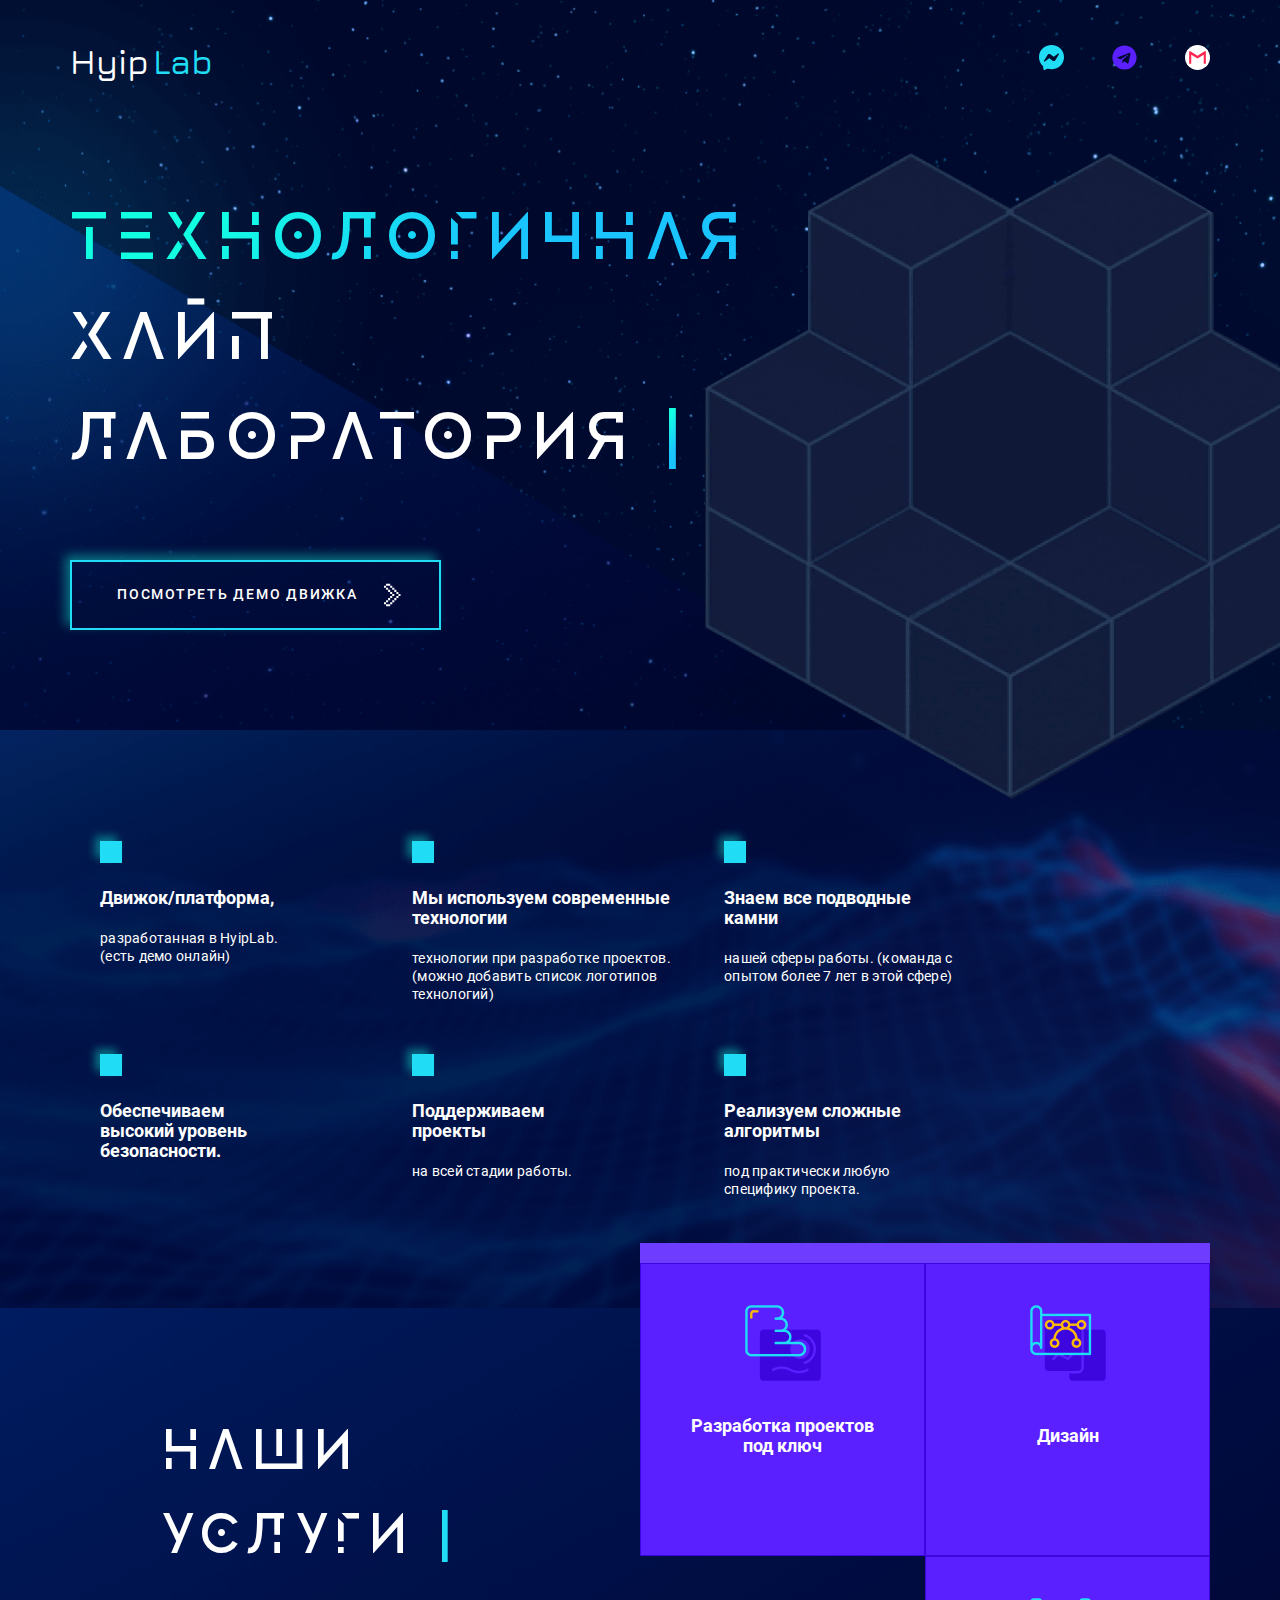
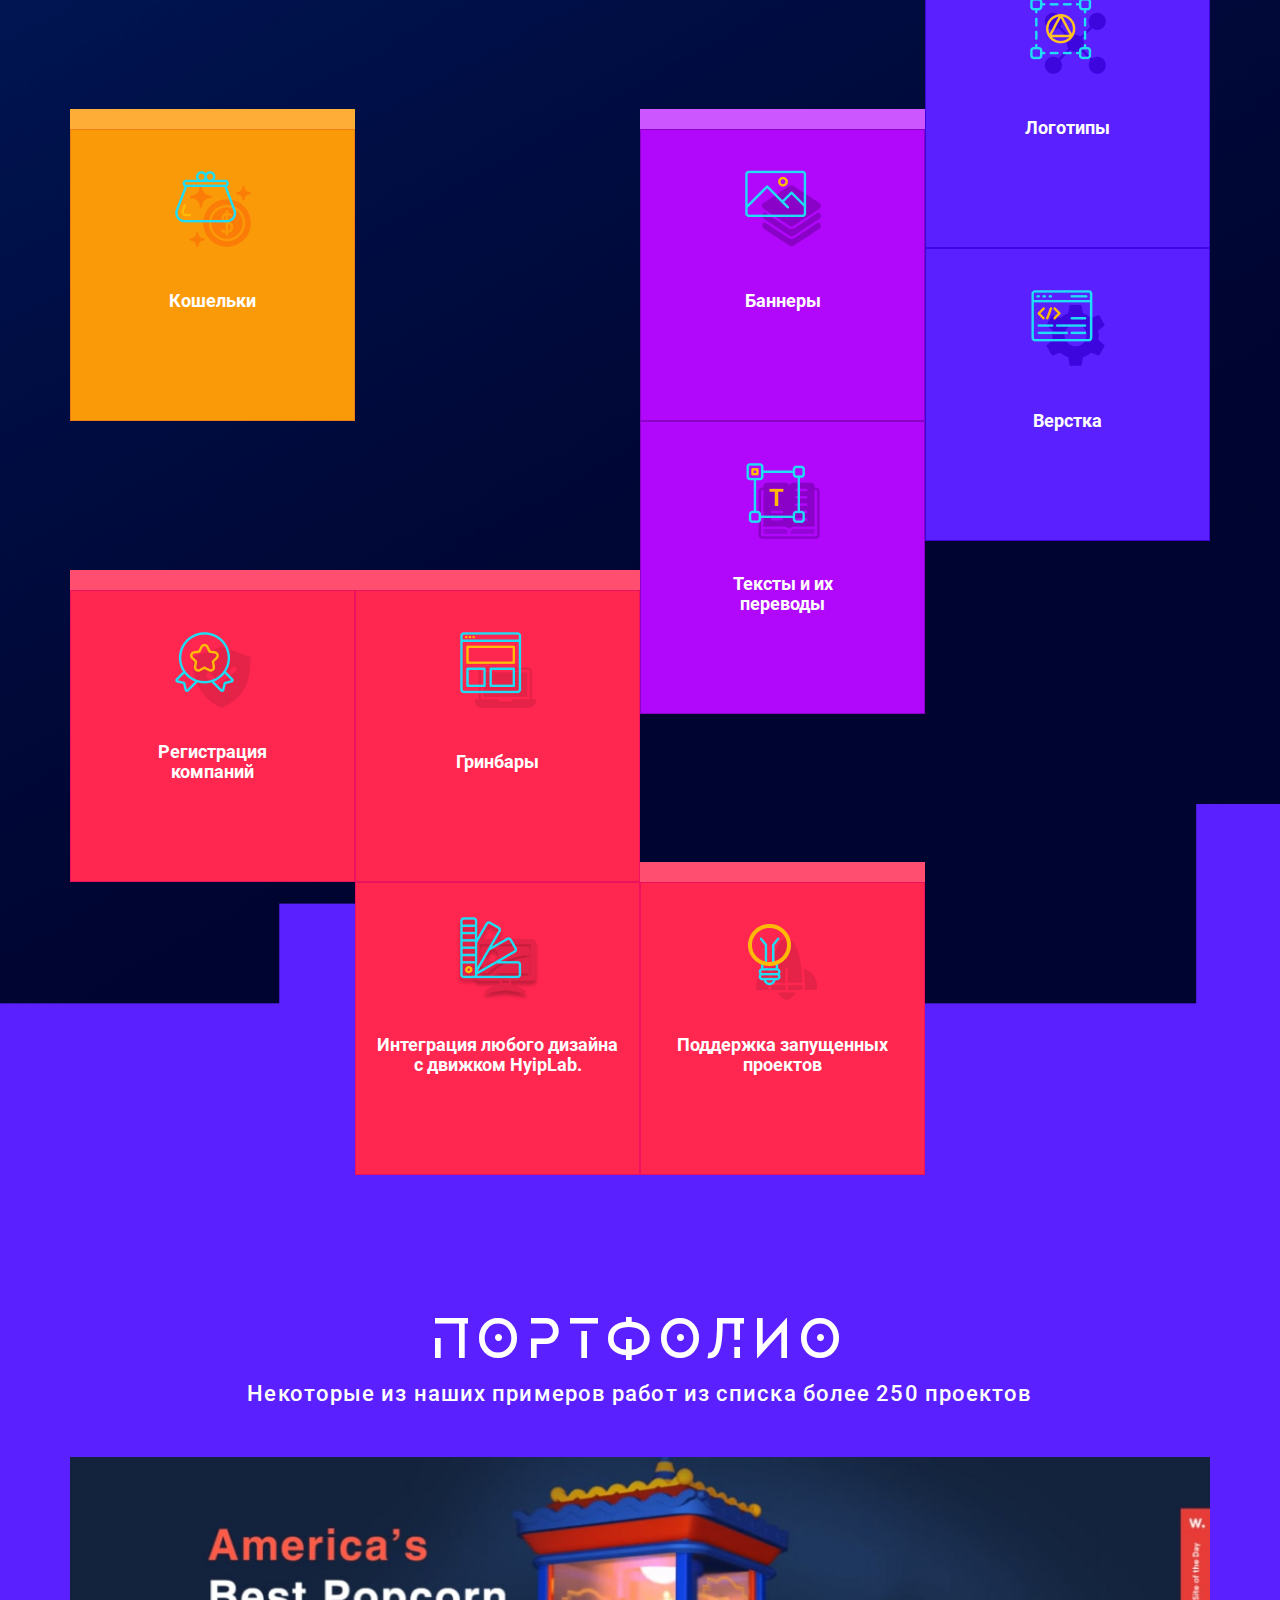
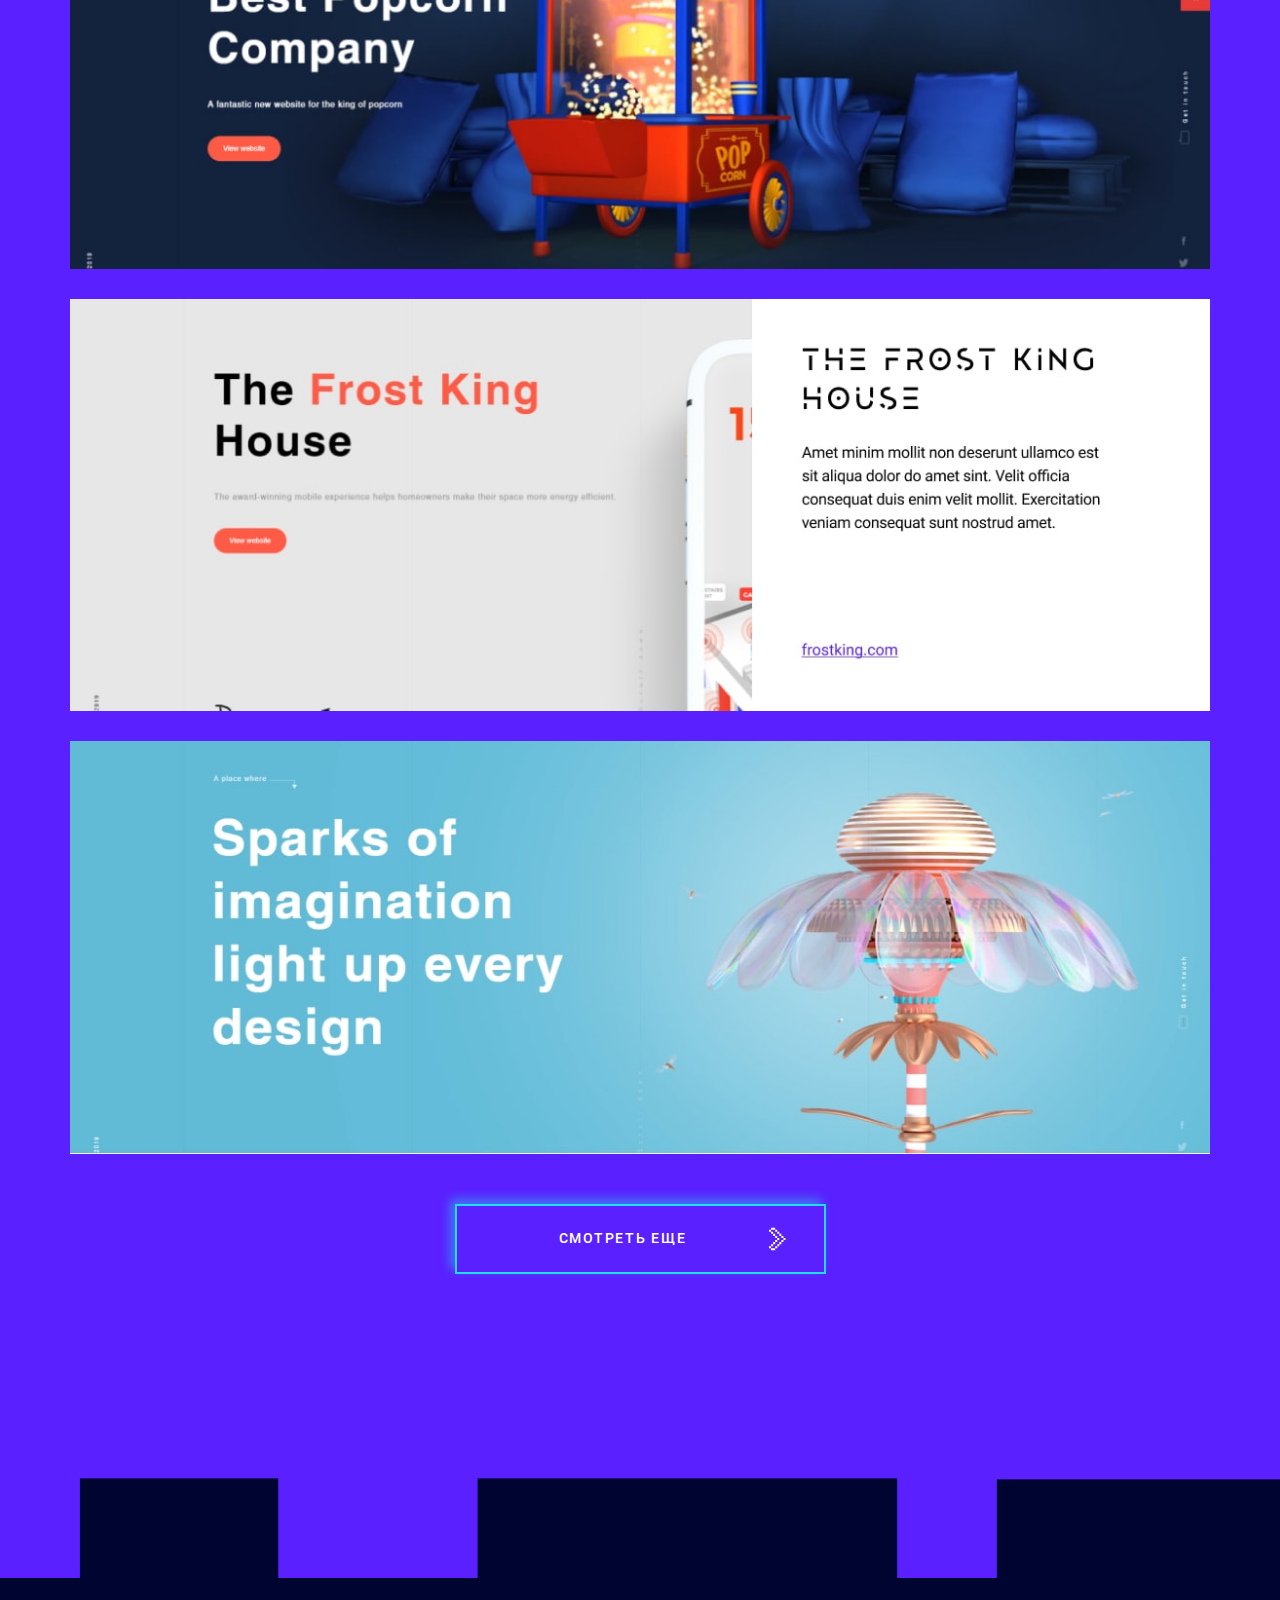
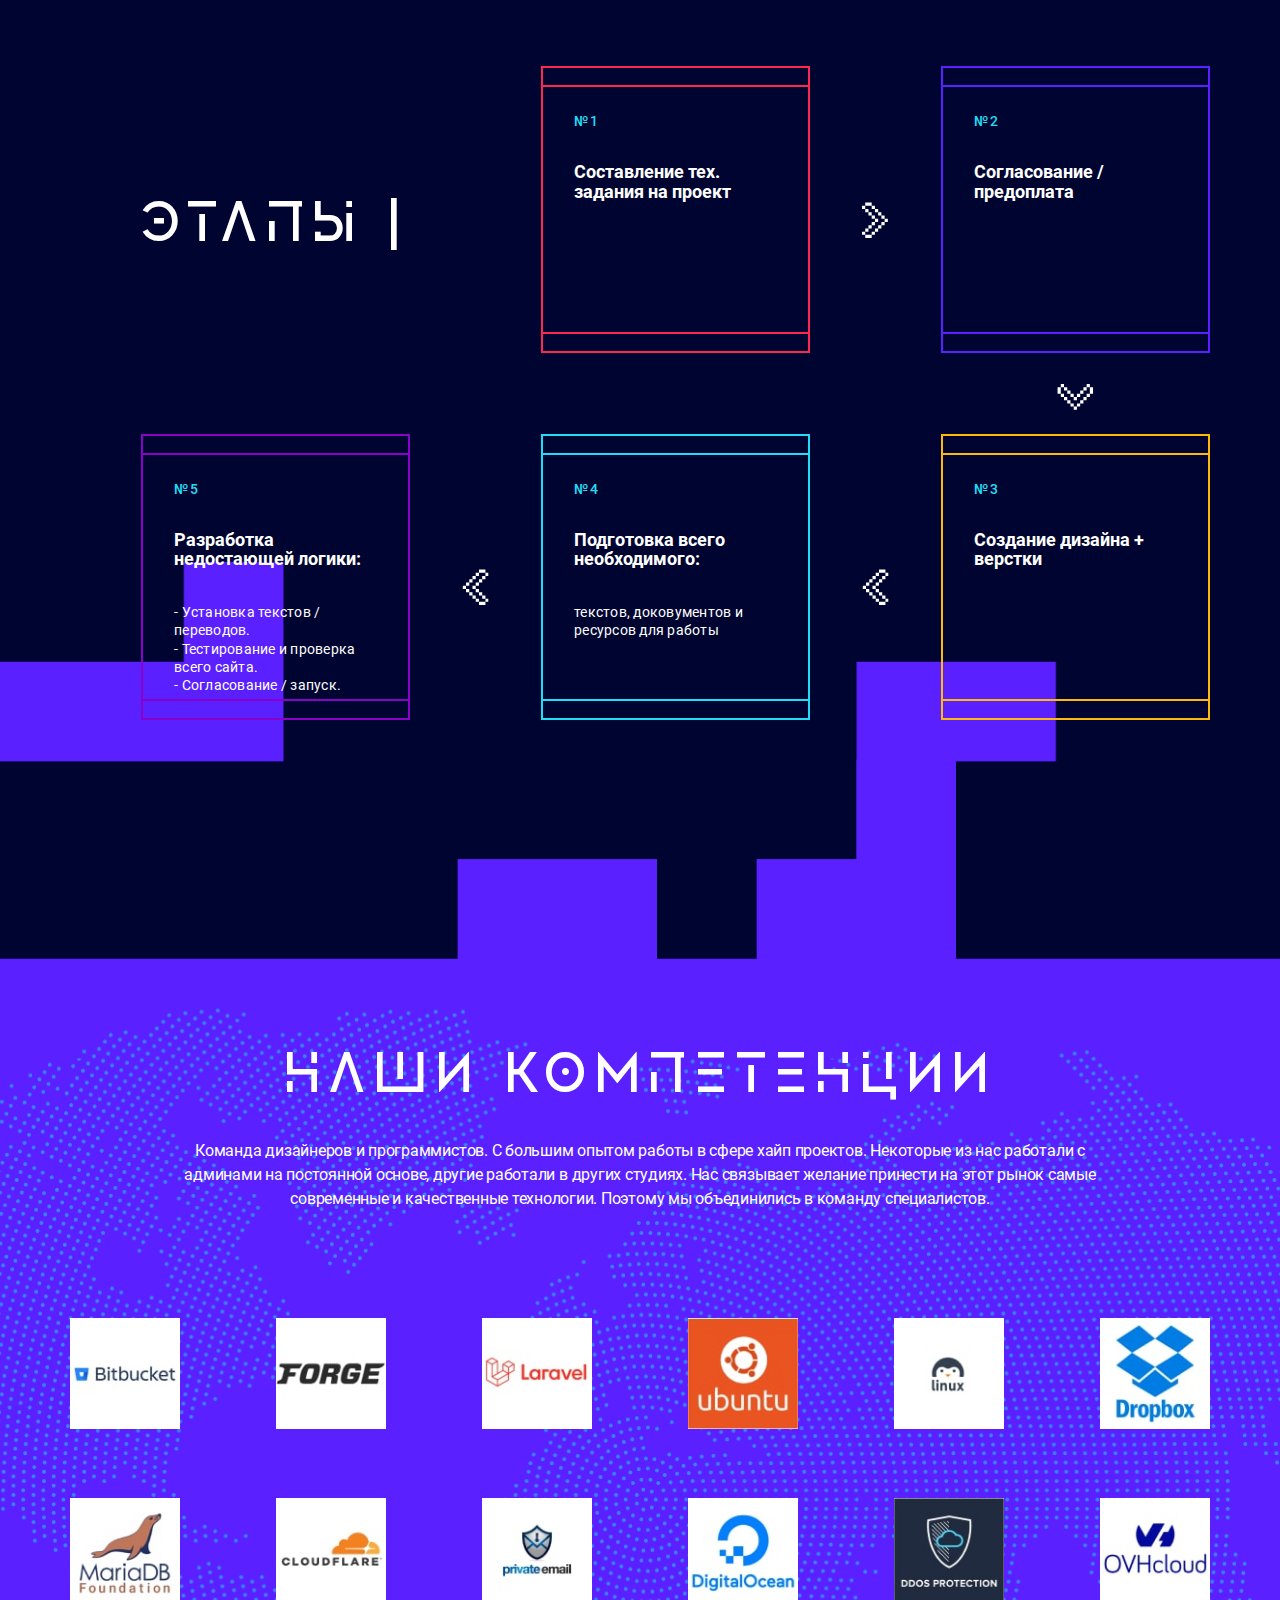
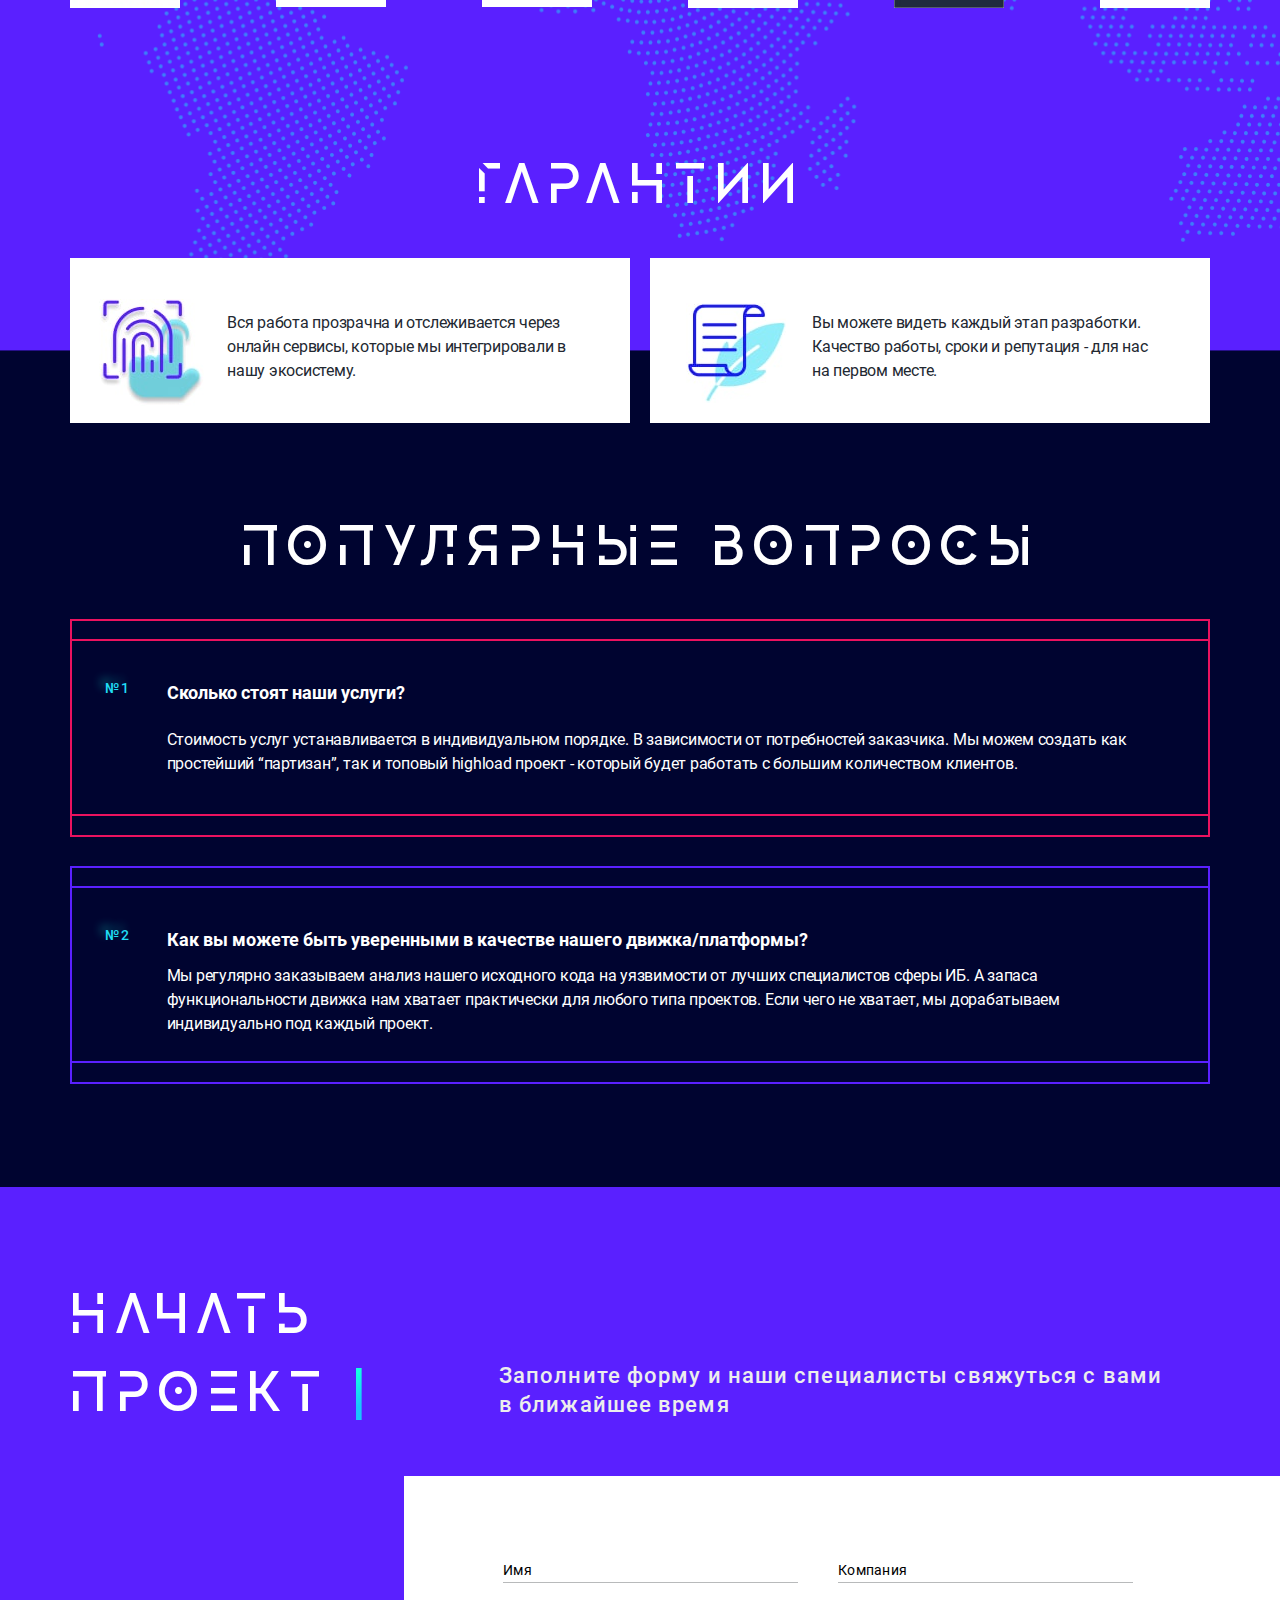
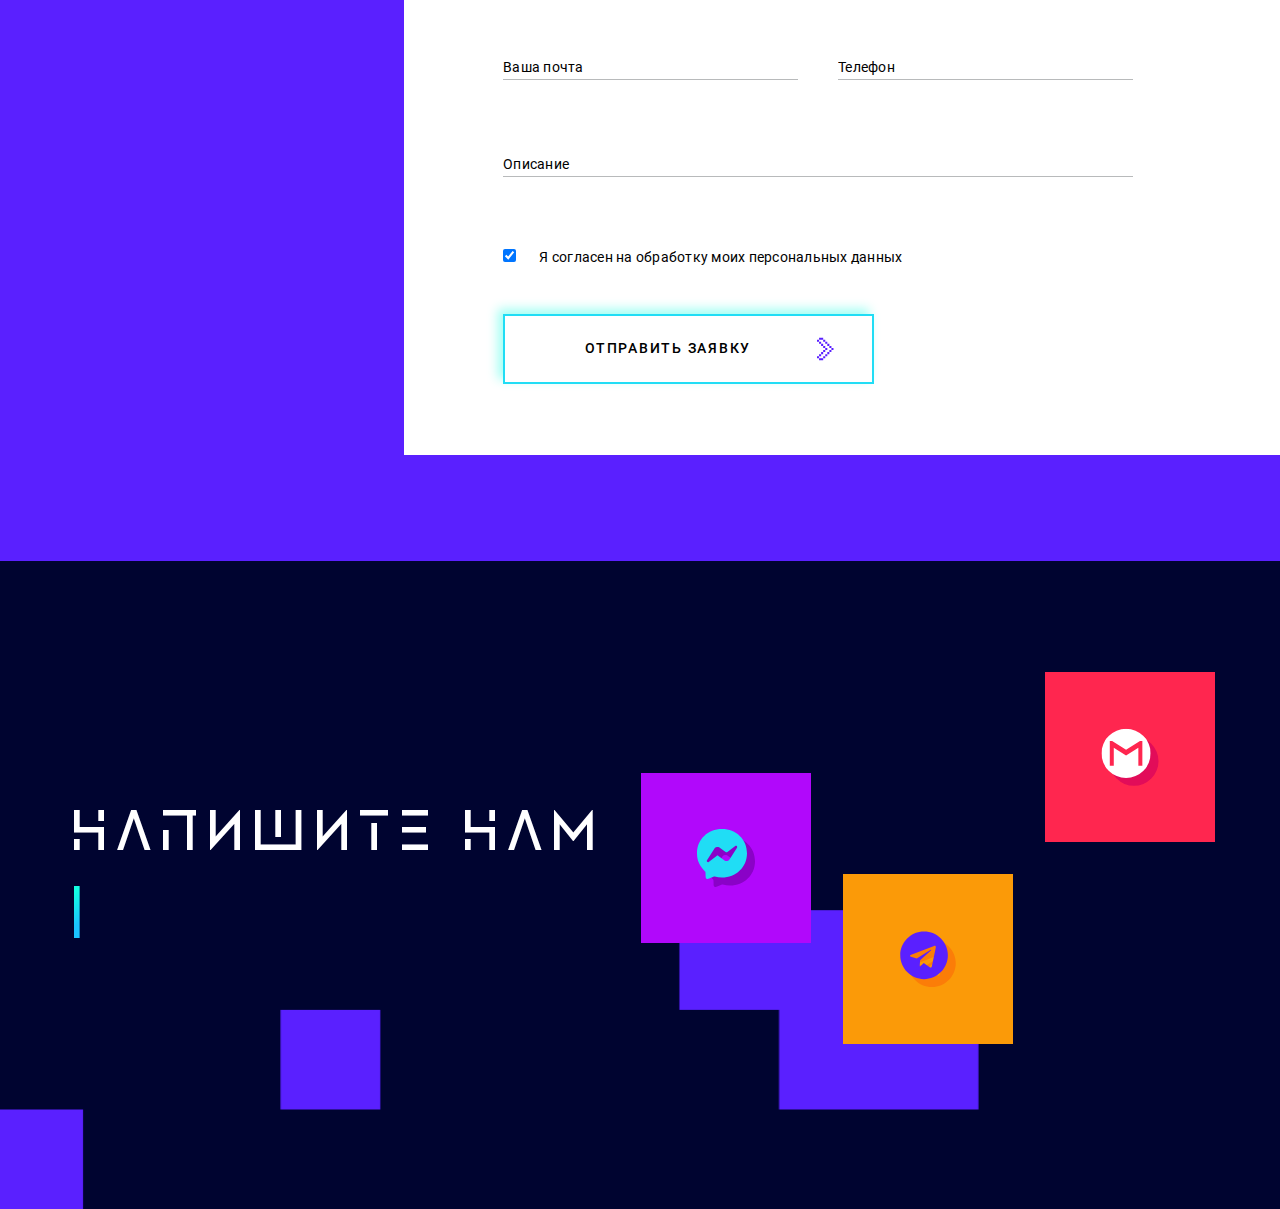
<file: index.html>
<!DOCTYPE html><html lang="ru"><head> <meta charset="UTF-8"> <meta name="viewport" content="width=device-width, initial-scale-1.0"> <meta name="description" content=""> <meta name="keywords" content=""> <meta name="google" content="notranslate"> <title>Hyiplab - Технологичная ХАЙП лаборатория</title> <link rel="stylesheet" href="css/reset.css"> <link rel="stylesheet" href="css/min-style.css"> <link rel="apple-touch-icon" sizes="180x180" href="img/favicon/apple-touch-icon.png"> <link rel="icon" type="image/png" sizes="32x32" href="img/favicon/favicon-32x32.png"> <link rel="icon" type="image/png" sizes="16x16" href="img/favicon/favicon-16x16.png"> <link rel="manifest" href="img/favicon/site.webmanifest"> <link rel="mask-icon" href="img/favicon/safari-pinned-tab.svg" color="#5bbad5"> <link rel="shortcut icon" href="img/favicon/favicon.ico"> <meta name="msapplication-TileColor" content="#da532c"> <meta name="msapplication-config" content="img/favicon/browserconfig.xml"> <meta name="theme-color" content="#ffffff"> <script>window.onload=function(){document.body.classList.add('loaded_hiding'); window.setTimeout(function(){document.body.classList.add('loaded'); document.body.classList.remove('loaded_hiding');}, 500);}</script> </head><body> <div class="loader-container"> <div class="banter-loader"> <div class="banter-loader__box"></div><div class="banter-loader__box"></div><div class="banter-loader__box"></div><div class="banter-loader__box"></div><div class="banter-loader__box"></div><div class="banter-loader__box"></div><div class="banter-loader__box"></div><div class="banter-loader__box"></div><div class="banter-loader__box"></div></div></div><svg style="display: none;"> <symbol id="arrow" viewBox="0 0 18 24"> <path d="M2.18202 0L2.18202 2.17881L6.54712 2.17881V0L2.18202 0ZM6.54712 2.17881L6.54712 4.36084L8.7302 4.36084V2.17881L6.54712 2.17881ZM8.7302 4.36084L8.7302 6.54391H10.909L10.909 4.36084H8.7302ZM10.909 6.54391V8.72592H13.091V6.54391H10.909ZM13.091 8.72592V10.909H15.2741V8.72592H13.091ZM15.2741 10.909V13.091L17.4561 13.091L17.4561 10.909L15.2741 10.909ZM15.2741 13.091H13.091V15.2741H15.2741V13.091ZM13.091 15.2741H10.909L10.909 17.4518L13.091 17.4518L13.091 15.2741ZM10.909 17.4518H8.7302V19.6349H10.909V17.4518ZM8.7302 19.6349H6.54712V21.8169H8.7302V19.6349ZM6.54712 21.8169H2.18202L2.18202 24H6.54712V21.8169ZM2.18202 21.8169L2.18202 19.6349H0L0 21.8169H2.18202ZM2.18202 19.6349H4.3651L4.3651 17.4518H2.18202L2.18202 19.6349ZM4.3651 17.4518H6.54712V15.2741L4.3651 15.2741V17.4518ZM6.54712 15.2741H8.7302V13.091H6.54712L6.54712 15.2741ZM8.7302 13.091H10.909V10.909H8.7302V13.091ZM8.7302 10.909V8.72592H6.54712V10.909H8.7302ZM6.54712 8.72592L6.54712 6.54391H4.3651L4.3651 8.72592L6.54712 8.72592ZM4.3651 6.54391V4.36084L2.18202 4.36084V6.54391L4.3651 6.54391ZM2.18202 4.36084L2.18202 2.17881L0 2.17881L0 4.36084H2.18202Z"/> </symbol> </svg> <header class="header"> <div class="header__container container"> <div class="header__logo logo"> <a href="#!" class="logo__link"> <span class="logo__text logo__text_hyip">Hyip</span> <span class="logo__text logo__text_lab">Lab</span> </a> </div><div class="header__social social"> <a href="#!" class="social__link social__link_me"> <img src="img/messenger-ico.svg" alt="Messenger" class="social__img"> </a> <a href="#!" class="social__link social__link_tg"> <img src="img/telegram-ico.svg" alt="Telegram" class="social__img"> </a> <a href="#!" class="social__link social__link_gm"> <img src="img/gmail-ico.svg" alt="Gmail" class="social__img"> </a> </div></div></header> <main class="main"> <div class="demo"> <div class="demo__container container"> <div class="demo__content"> <h1 class="demo__title"> <span class="title_blue">Технологичная</span> <br>ХАЙП <br>лаборатория <span class="title_blue">|</span> </h1> <a href="#!" class="demo__btn btn-dark"> <span class="demo__btn-text btn-dark__text">Посмотреть демо движка</span> <svg class="demo__btn-arrow btn-dark__arrow"> <use xlink:href="#arrow"></use> </svg> </a> </div><img src="img/demo-figure.png" alt="Технологичная хайп лаборатория" class="demo__figure"> </div></div><div class="benefits"> <div class="benefits__container"> <div class="benefits__wrapper"> <div class="benefits__content"> <div class="benefits__item"> <img src="img/benefits-item-pic.png" alt="Движок/платформа" class="benefits__item-pic"> <h3 class="benefits__item-title">Движок/платформа,</h3> <div class="benefits__item-text"> <p>разработанная в HyipLab.</p><p>(есть демо онлайн)</p></div></div><div class="benefits__item"> <img src="img/benefits-item-pic.png" alt="Мы используем современные технологии" class="benefits__item-pic"> <h3 class="benefits__item-title">Мы используем современные <br>технологии </h3> <div class="benefits__item-text">технологии при разработке проектов. <p>(можно добавить список логотипов </p><p>технологий)</p></div></div><div class="benefits__item"> <img src="img/benefits-item-pic.png" alt="Знаем все подводные камни" class="benefits__item-pic"> <h3 class="benefits__item-title">Знаем все подводные <br>камни </h3> <div class="benefits__item-text">нашей сферы работы. (команда с <p>опытом более 7 лет в этой сфере)</p></div></div><div class="benefits__item"> <img src="img/benefits-item-pic.png" alt="Обеспечиваем высокий уровень безопасности." class="benefits__item-pic"> <h3 class="benefits__item-title">Обеспечиваем <br>высокий уровень <br>безопасности. </h3> </div><div class="benefits__item"> <img src="img/benefits-item-pic.png" alt="Поддерживаем проекты" class="benefits__item-pic"> <h3 class="benefits__item-title">Поддерживаем <br>проекты </h3> <p class="benefits__item-text">на всей стадии работы.</p></div><div class="benefits__item"> <img src="img/benefits-item-pic.png" alt="Реализуем сложные алгоритмы " class="benefits__item-pic"> <h3 class="benefits__item-title">Реализуем сложные <br>алгоритмы </h3> <div class="benefits__item-text">под практически любую <p>специфику проекта.</p></div></div></div></div></div></div><div class="services"> <div class="services__container container"> <div class="services__title-container"> <h2 class="services__title title-h2">наши <br>услуги <span class="title-h2_blue">|</span> </h2> </div><a href="#!" class="dev services__item services__item_blue"> <div class="dev__pic services__item-pic"> <img src="img/services-dev.png" alt="Разработка проектов под ключ" class="dev__pic-img"> </div><div class="dev__text services__item-text services__item-text_md">Разработка проектов под ключ</div></a> <a href="#!" class="design services__item services__item_blue"> <div class="design__pic services__item-pic"> <img src="img/services-design.png" alt="Дизайн" class="design__pic-img"> </div><div class="design__text services__item-text services__item-text_sm">Дизайн</div></a> <a href="#!" class="logos services__item services__item_blue"> <div class="logos__pic services__item-pic"> <img src="img/services-logos.png" alt="Логотипы" class="logos__pic-img"> </div><div class="logos__text services__item-text services__item-text_sm">Логотипы</div></a> <a href="#!" class="layout services__item services__item_blue"> <div class="layout__pic services__item-pic"> <img src="img/services-layout.png" alt="Верстка" class="layout__pic-img"> </div><div class="layout__text services__item-text services__item-text_sm">Верстка</div></a> <a href="#!" class="wallets services__item services__item_yellow"> <div class="wallets__pic services__item-pic"> <img src="img/services-wallets.png" alt="Кошельки" class="wallets__pic-img"> </div><div class="wallets__text services__item-text services__item-text_sm">Кошельки</div></a> <a href="#!" class="banners services__item services__item_violet"> <div class="banners__pic services__item-pic"> <img src="img/services-banners.png" alt="Баннеры" class="banners__pic-img"> </div><div class="banners__text services__item-text services__item-text_sm">Баннеры</div></a> <a href="#!" class="texts services__item services__item_violet"> <div class="texts__pic services__item-pic"> <img src="img/services-texts.png" alt="Тексты и переводы" class="texts__pic-img"> </div><div class="texts__text services__item-text services__item-text_md">Тексты и их переводы</div></a> <a href="#!" class="regs services__item services__item_pink"> <div class="regs__pic services__item-pic"> <img src="img/services-regs.png" alt="Регистрация компаний" class="regs__pic-img"> </div><div class="regs__text services__item-text services__item-text_md">Регистрация компаний</div></a> <a href="#!" class="gbs services__item services__item_pink"> <div class="gbs__pic services__item-pic"> <img src="img/services-gbs.png" alt="Гринбары" class="gbs__pic-img"> </div><div class="gbs__text services__item-text services__item-text_sm ">Гринбары</div></a> <a href="#!" class="integ services__item services__item_pink"> <div class="integ__pic services__item-pic"> <img src="img/services-integ.png" alt="Интеграция любого дизайна с движком HyipLab." class="integ__pic-img"> </div><div class="integ__text services__item-text services__item-text_lg">Интеграция любого дизайна с движком HyipLab.</div></a> <a href="#!" class="support services__item services__item_pink"> <div class="support__pic services__item-pic"> <img src="img/services-support.png" alt="Поддержка запущенных проектов" class="support__pic-img"> </div><div class="support__text services__item-text services__item-text_lg">Поддержка запущенных проектов</div></a> </div></div><div class="portfolio"> <div class="portfolio__container container"> <div class="portfolio__text"> <h2 class="portfolio__title title-h2">Портфолио</h2> <p class="portfolio__subtitle">Некоторые из наших примеров работ из списка более 250 проектов</p></div><div class="portfolio__photos"> <div class='portfolio__card-container hover-container'> <a href='#!' target='_blank'></a> <a href='#!' target='_blank'></a> <a href='#!' target='_blank'></a> <a href='#!' target='_blank'></a> <div class='portfolio__card hover-container__card'> <img src="img/portfolio-1.jpg" alt="America's best popcorn company" class="portfolio__photos-img"> </div></div><div class='portfolio__card-container hover-container'> <a href='#!' target='_blank'></a> <a href='#!' target='_blank'></a> <a href='#!' target='_blank'></a> <a href='#!' target='_blank'></a> <div class='portfolio__card hover-container__card'> <img src="img/portfolio-2.jpg" alt="The frost king house" class="portfolio__photos-img"> </div></div><div class='portfolio__card-container hover-container'> <a href='#!' target='_blank'></a> <a href='#!' target='_blank'></a> <a href='#!' target='_blank'></a> <a href='#!' target='_blank'></a> <div class='portfolio__card hover-container__card'> <img src="img/portfolio-3.jpg" alt="Sparks of imagination light up every design" class="portfolio__photos-img"> </div></div></div><a href="#!" class="portfolio__btn btn-dark"> <span class="portfolio__btn-text btn-dark__text">Смотреть еще</span> <svg class="portfolio__btn-arrow btn-dark__arrow"> <use xlink:href="#arrow"></use> </svg> </a> </div></div><div class="stages"> <div class="stages__container container"> <div class="stages__wrapper"> <h2 class="stages__title title-h2">Этапы <span class="title-text--blue">|</span></h2> <div class='stage-1__container stages__card-container hover-container'> <a href="#!" target='_blank' onclick="return false;"></a> <a href="#!" target='_blank' onclick="return false;"></a> <a href="#!" target='_blank' onclick="return false;"></a> <a href="#!" target='_blank' onclick="return false;"></a> <div class='stages__card hover-container__card'> <div class="stage-1 stage"> <div class="stage-1_sm stage_sm"> <div class="stage-1__content stage__content"> <p class="stage-1__number stage__number">№1</p><p class="stage-1__text stage__text">Составление тех. задания на проект</p></div></div></div></div></div><div class='stage-2__container stages__card-container hover-container'> <a href="#!" target='_blank' onclick="return false;"></a> <a href="#!" target='_blank' onclick="return false;"></a> <a href="#!" target='_blank' onclick="return false;"></a> <a href="#!" target='_blank' onclick="return false;"></a> <div class='stages__card hover-container__card'> <div class="stage-2 stage"> <div class="stage-2_sm stage_sm"> <div class="stage-2__content stage__content"> <p class="stage-2__number stage__number">№2</p><p class="stage-2__text stage__text">Согласование / предоплата</p></div></div></div></div></div><div class='stage-3__container stages__card-container hover-container'> <a href="#!" target='_blank' onclick="return false;"></a> <a href="#!" target='_blank' onclick="return false;"></a> <a href="#!" target='_blank' onclick="return false;"></a> <a href="#!" target='_blank' onclick="return false;"></a> <div class='stages__card hover-container__card'> <div class="stage-3 stage"> <div class="stage-3_sm stage_sm"> <div class="stage-3__content stage__content"> <p class="stage-3__number stage__number">№3</p><p class="stage-3__text stage__text">Создание дизайна + верстки</p></div></div></div></div></div><div class='stage-4__container stages__card-container hover-container'> <a href="#!" target='_blank' onclick="return false;"></a> <a href="#!" target='_blank' onclick="return false;"></a> <a href="#!" target='_blank' onclick="return false;"></a> <a href="#!" target='_blank' onclick="return false;"></a> <div class='stages__card hover-container__card'> <div class="stage-4 stage"> <div class="stage-4_sm stage_sm"> <div class="stage-4__content stage__content"> <p class="stage-4__number stage__number">№4</p><p class="stage-4__text stage__text">Подготовка всего необходимого: </p><div class="stage-4__subtext stage__subtext">текстов, доковументов и ресурсов для работы</div></div></div></div></div></div><div class='stage-5__container stages__card-container hover-container'> <a href="#!" target='_blank' onclick="return false;"></a> <a href="#!" target='_blank' onclick="return false;"></a> <a href="#!" target='_blank' onclick="return false;"></a> <a href="#!" target='_blank' onclick="return false;"></a> <div class='stages__card hover-container__card'> <div class="stage-5 stage"> <div class="stage-5_sm stage_sm"> <div class="stage-5__content stage__content"> <p class="stage-5__number stage__number">№5</p><p class="stage-5__text stage__text">Разработка недостающей логики:</p><div class="stage-5__subtext stage__subtext"> <p>- Установка текстов /переводов.</p><p>- Тестирование и проверка всего сайта.</p><p>- Согласование / запуск.</p></div></div></div></div></div></div><div class="transition-right stages__transition"> <div class="arrow-right arrow"> <svg class="arrow-right__pic arrow__pic"> <use xlink:href="#arrow"></use> </svg> </div></div><div class="transition-bottom stages__transition"> <div class="arrow-bottom arrow"> <svg class="arrow-bottom__pic arrow__pic"> <use xlink:href="#arrow"></use> </svg> </div></div><div class="transition-left_1 stages__transition"> <div class="arrow-left arrow"> <svg class="arrow-left__pic arrow__pic"> <use xlink:href="#arrow"></use> </svg> </div></div><div class="transition-left_2 stages__transition"> <div class="arrow-left arrow"> <svg class="arrow-left__pic arrow__pic"> <use xlink:href="#arrow"></use> </svg> </div></div></div></div></div><div class="comp"> <div class="comp__container container"> <div class="comp__text"> <h2 class="comp__title title-h2">наши компетенции</h2> <p class="comp__subtitle"> Команда дизайнеров и программистов. С большим опытом работы в сфере хайп проектов. Некоторые из нас работали с админами на постоянной основе, другие работали в других студиях. Нас связывает желание принести на этот рынок самые современные и качественные технологии. Поэтому мы объединились в команду специалистов. </p><div class="comp__photos"> <img src="img/comp-1.jpg" alt="Bitbucket" class="comp__photo-1"> <img src="img/comp-2.jpg" alt="Forge" class="comp__photo-2"> <img src="img/comp-3.jpg" alt="Laravel" class="comp__photo-3"> <img src="img/comp-4.jpg" alt="Ubuntu" class="comp__photo-4"> <img src="img/comp-5.jpg" alt="Linux" class="comp__photo-5"> <img src="img/comp-6.jpg" alt="Dropbox" class="comp__photo-6"> <img src="img/comp-7.jpg" alt="MariaDB" class="comp__photo-7"> <img src="img/comp-8.jpg" alt="CloudFlare" class="comp__photo-8"> <img src="img/comp-9.jpg" alt="PrivateEmail" class="comp__photo-9"> <img src="img/comp-10.jpg" alt="DigitalOcean" class="comp__photo-10"> <img src="img/comp-11.jpg" alt="DDoS protection" class="comp__photo-11"> <img src="img/comp-12.jpg" alt="OVHCloud" class="comp__photo-12"> </div></div></div></div><div class="warranty"> <div class="warranty__container container"> <h2 class="warranty__title title-h2">гарантии</h2> <div class="warranty__content"> <div class="warranty__item_left warranty__item"> <img src="img/warranty-1.jpg" alt="Вся работа прозрачна и отслеживается через онлайн сервисы" class="warranty__left-pic warranty__item-pic"> <p class="warranty__left-text warranty__item-text">Вся работа прозрачна и отслеживается через онлайн сервисы, которые мы интегрировали в нашу экосистему. </p></div><div class="warranty__item_right warranty__item"> <img src="img/warranty-2.jpg" alt="Вы можете видеть каждый этап разработки" class="warranty__right-pic warranty__item-pic"> <p class="warranty__right-text warranty__item-text">Вы можете видеть каждый этап разработки. Качество работы, сроки и репутация - для нас на первом месте.</p></div></div></div></div><div class="questions"> <div class="questions__container container"> <h2 class="questions__title title-h2">популярные вопросы</h2> <div class="questions__content"> <div class="first-question question"> <div class="first-question__lg question__lg"> <div class="first-question__sm question__sm"> <div class="first-question__number question__number">№1</div><div class="first-question__text question__text"> <p class="first-question__title question__title">Сколько стоят наши услуги?</p><p class="first-question__article question__article">Стоимость услуг устанавливается в индивидуальном порядке. В зависимости от потребностей заказчика. Мы можем создать как простейший “партизан”, так и топовый highload проект - который будет работать с большим количеством клиентов.</p></div></div></div></div><div class="second-question question"> <div class="second-question__lg question__lg"> <div class="second-question__sm question__sm"> <div class="second-question__number question__number">№2</div><div class="second-question__text question__text"> <p class="second-question__title question__title">Как вы можете быть уверенными в качестве нашего движка/платформы?</p><p class="second-question__article question__article">Мы регулярно заказываем анализ нашего исходного кода на уязвимости от лучших специалистов сферы ИБ. А запаса функциональности движка нам хватает практически для любого типа проектов. Если чего не хватает, мы дорабатываем индивидуально под каждый проект.</p></div></div></div></div></div></div></div><div class="project"> <div class="project__container"> <div class="project__wrapper"> <div class="project__text"> <h2 class="project__title title-h2">начать проект <span class="title_blue">|</span></h2> <p class="project__subtitle">Заполните форму и наши специалисты свяжуться с вами в ближайшее время</p></div><div class="project__form-wrapper"> <form class="contact-form" id="contact-form_1" method="POST"> <input name="name" type="text" class="contact-form__name" placeholder="Имя"> <input name="company" type="text" class="contact-form__company" placeholder="Компания"> <input name="email" type="text" class="contact-form__email" placeholder="Ваша почта"> <input name="telephone" type="text" class="contact-form__telephone" placeholder="Телефон"> <input name="description" type="text" class="contact-form__description" placeholder="Описание"> <div class="contact-form__agree"><input type="checkbox" id="agree" name="agree" checked> <label for="agree">Я согласен на обработку моих персональных данных</label></div><a href="#!" class="contact-form__button btn-light"> <span class="contact-form__button-text btn-light__text">Отправить заявку</span> <svg class="contact-form__button-arrow btn-light__arrow"> <use xlink:href="#arrow"></use> </svg> </a> </form> </div></div></div></div></main> <footer class="footer"> <div class="footer__container container"> <h2 class="footer__title title-h2">Напишите нам <span class="title_blue">|</span></h2> <div class="footer__cards"> <div class='link footer__card_me'> <a href='#!' target='_blank'></a> <a href='#!' target='_blank'></a> <a href='#!' target='_blank'></a> <a href='#!' target='_blank'></a> <div class='cube messenger'> <div></div><div></div><div></div><div></div><div> <img src="img/footer-ico-me.svg" alt="" class="footer__messenger-ico"> </div><div>/hyiplab</div></div></div><div class='link footer__card_tg'> <a href='#!' target='_blank'></a> <a href='#!' target='_blank'></a> <a href='#!' target='_blank'></a> <a href='#!' target='_blank'></a> <div class='cube telegram'> <div></div><div></div><div></div><div></div><div> <img src="img/footer-ico-telegram.svg" alt="" class="footer__telegram-ico"> </div><div>/hyiplab</div></div></div><div class='link footer__card_gm'> <a href='#!' target='_blank'></a> <a href='#!' target='_blank'></a> <a href='#!' target='_blank'></a> <a href='#!' target='_blank'></a> <div class='cube gmail'> <div></div><div></div><div></div><div></div><div> <img src="img/footer-ico-gmail.svg" alt="" class="footer__gmail-ico"> </div><div>/hyiplab</div></div></div></div></div></footer> </body></html>
</file>
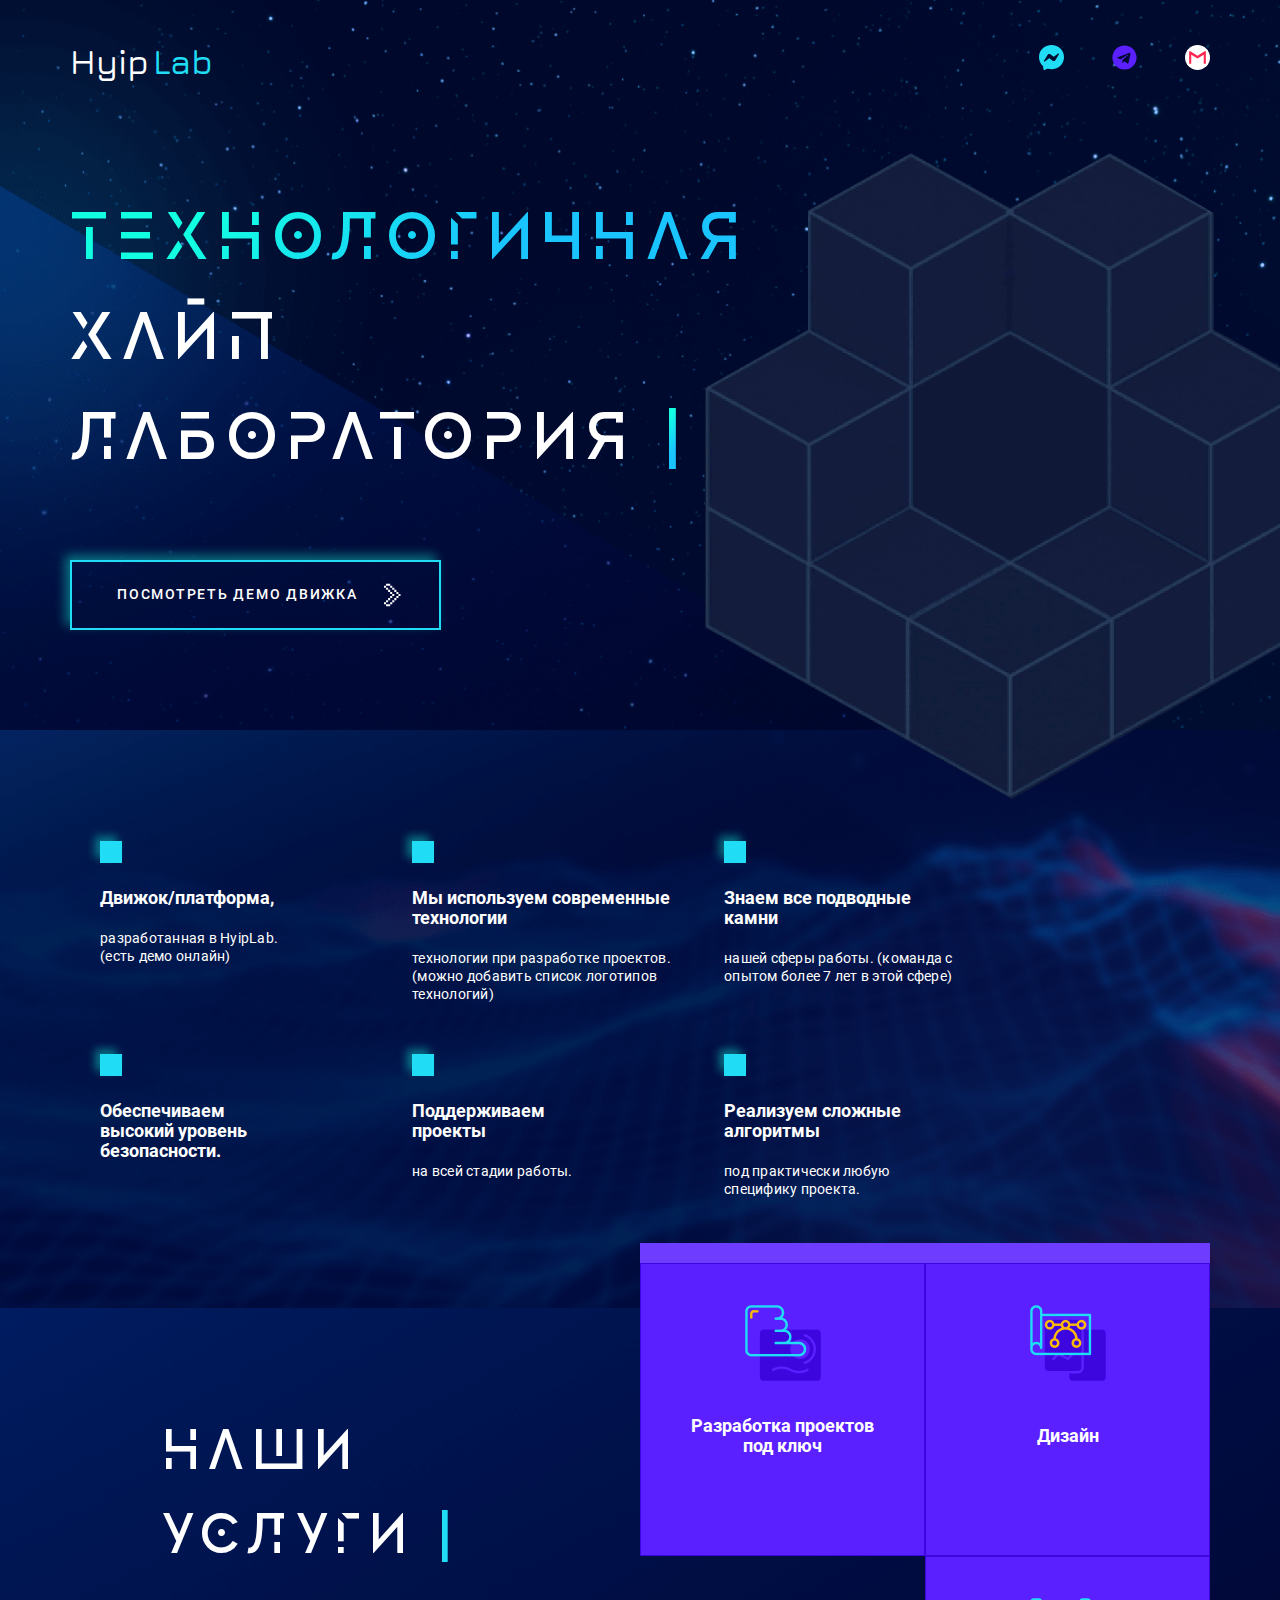
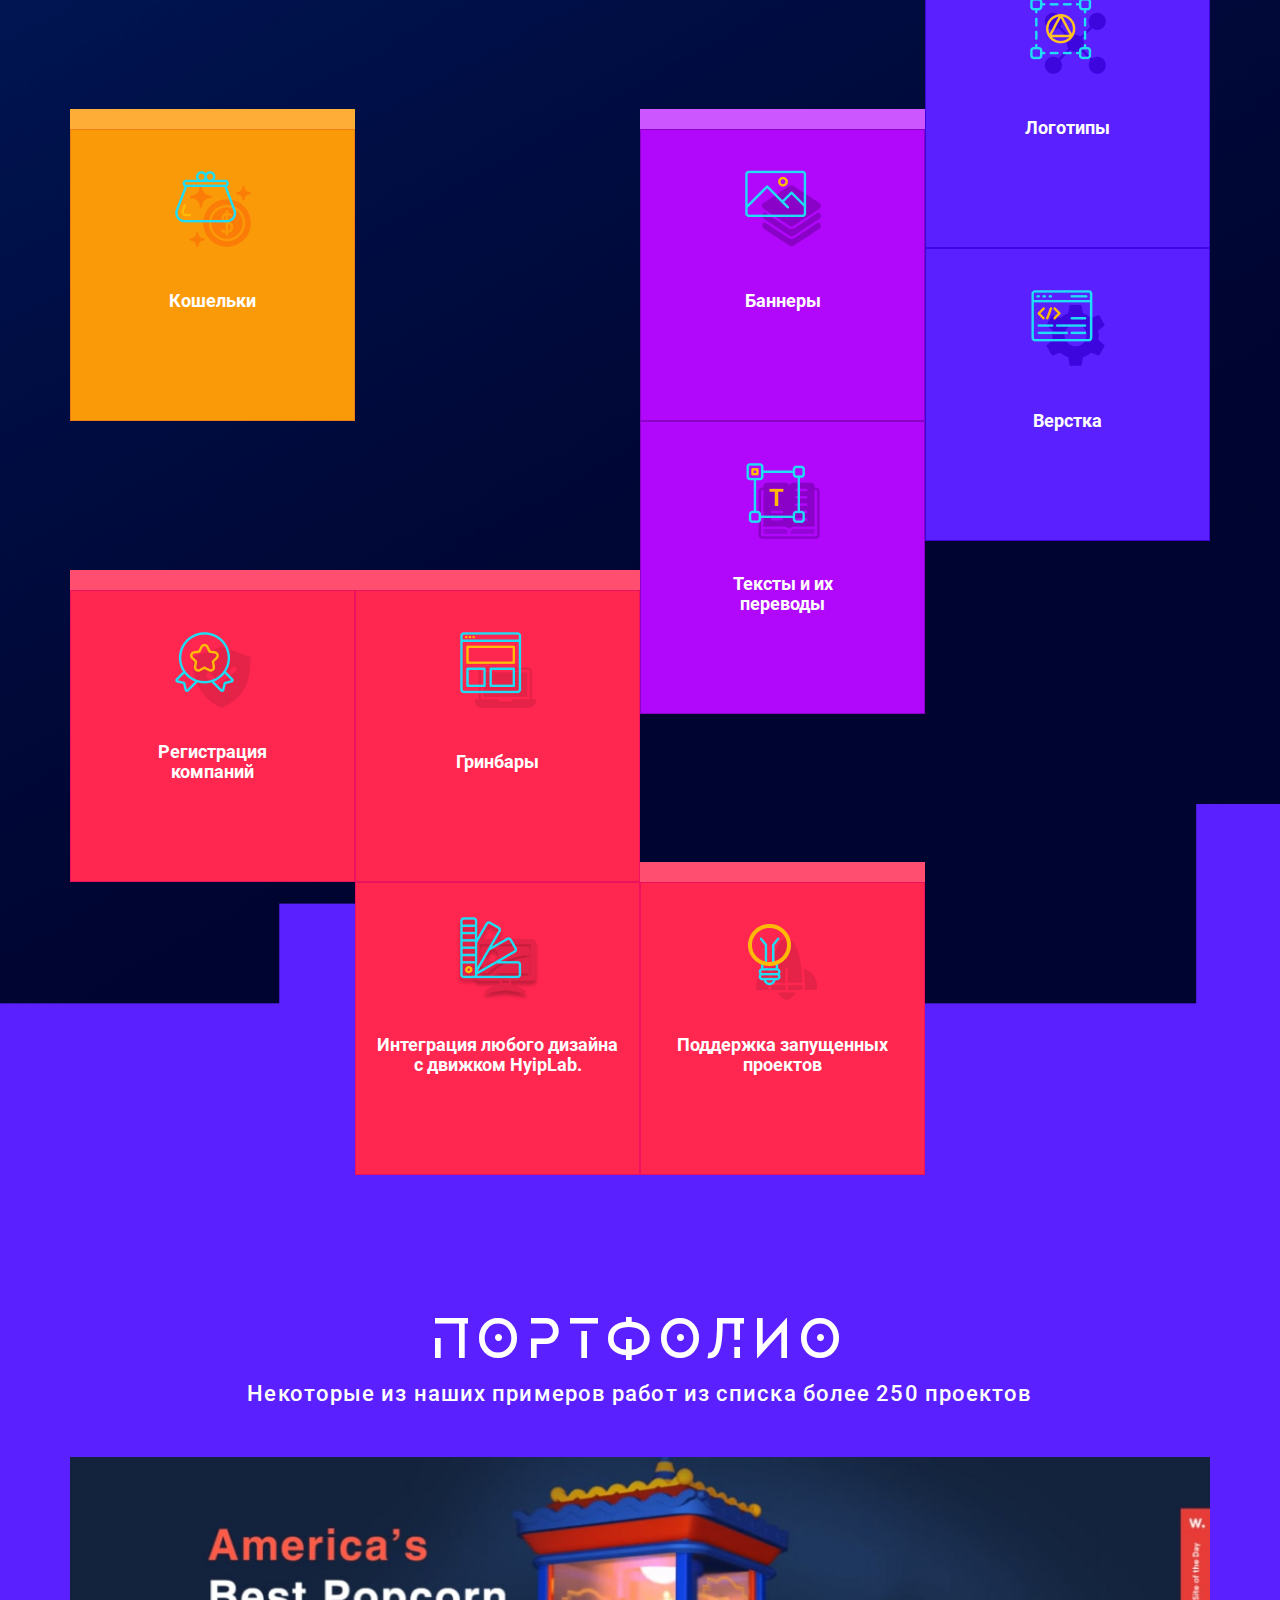
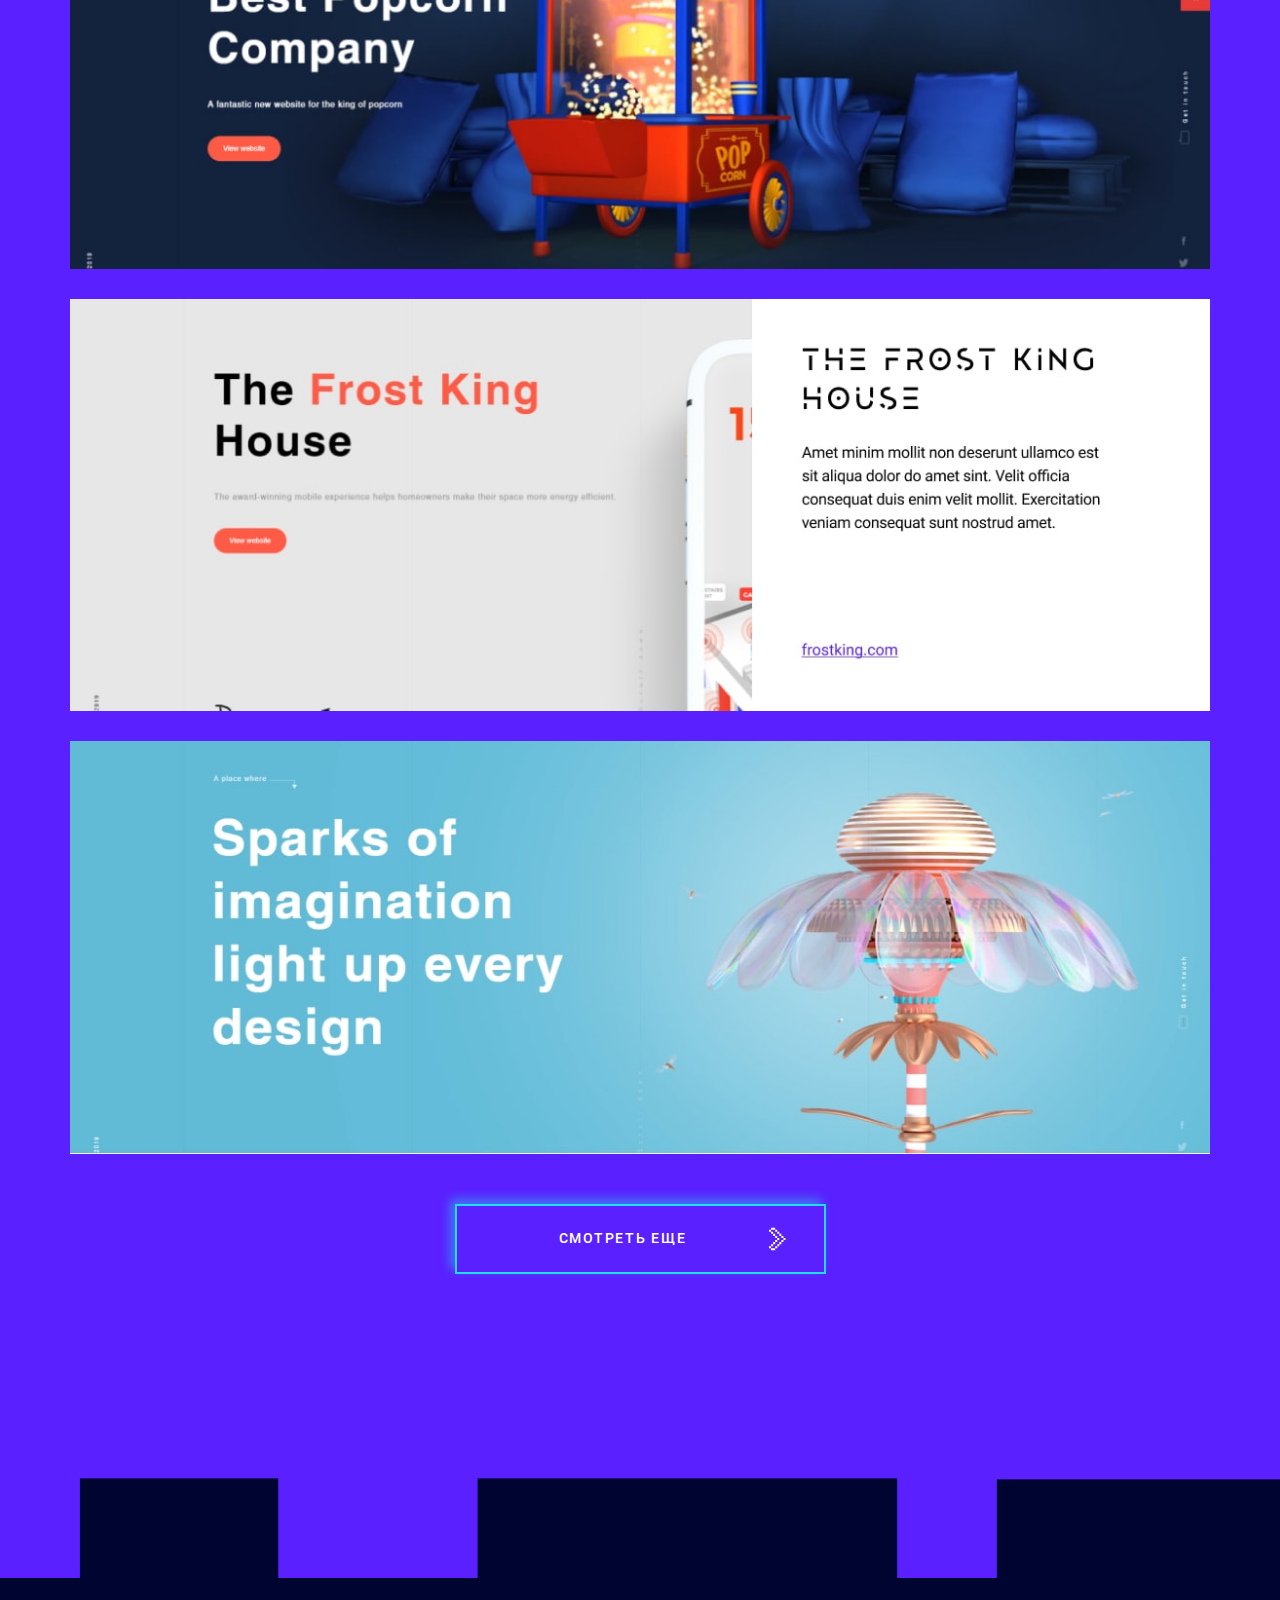
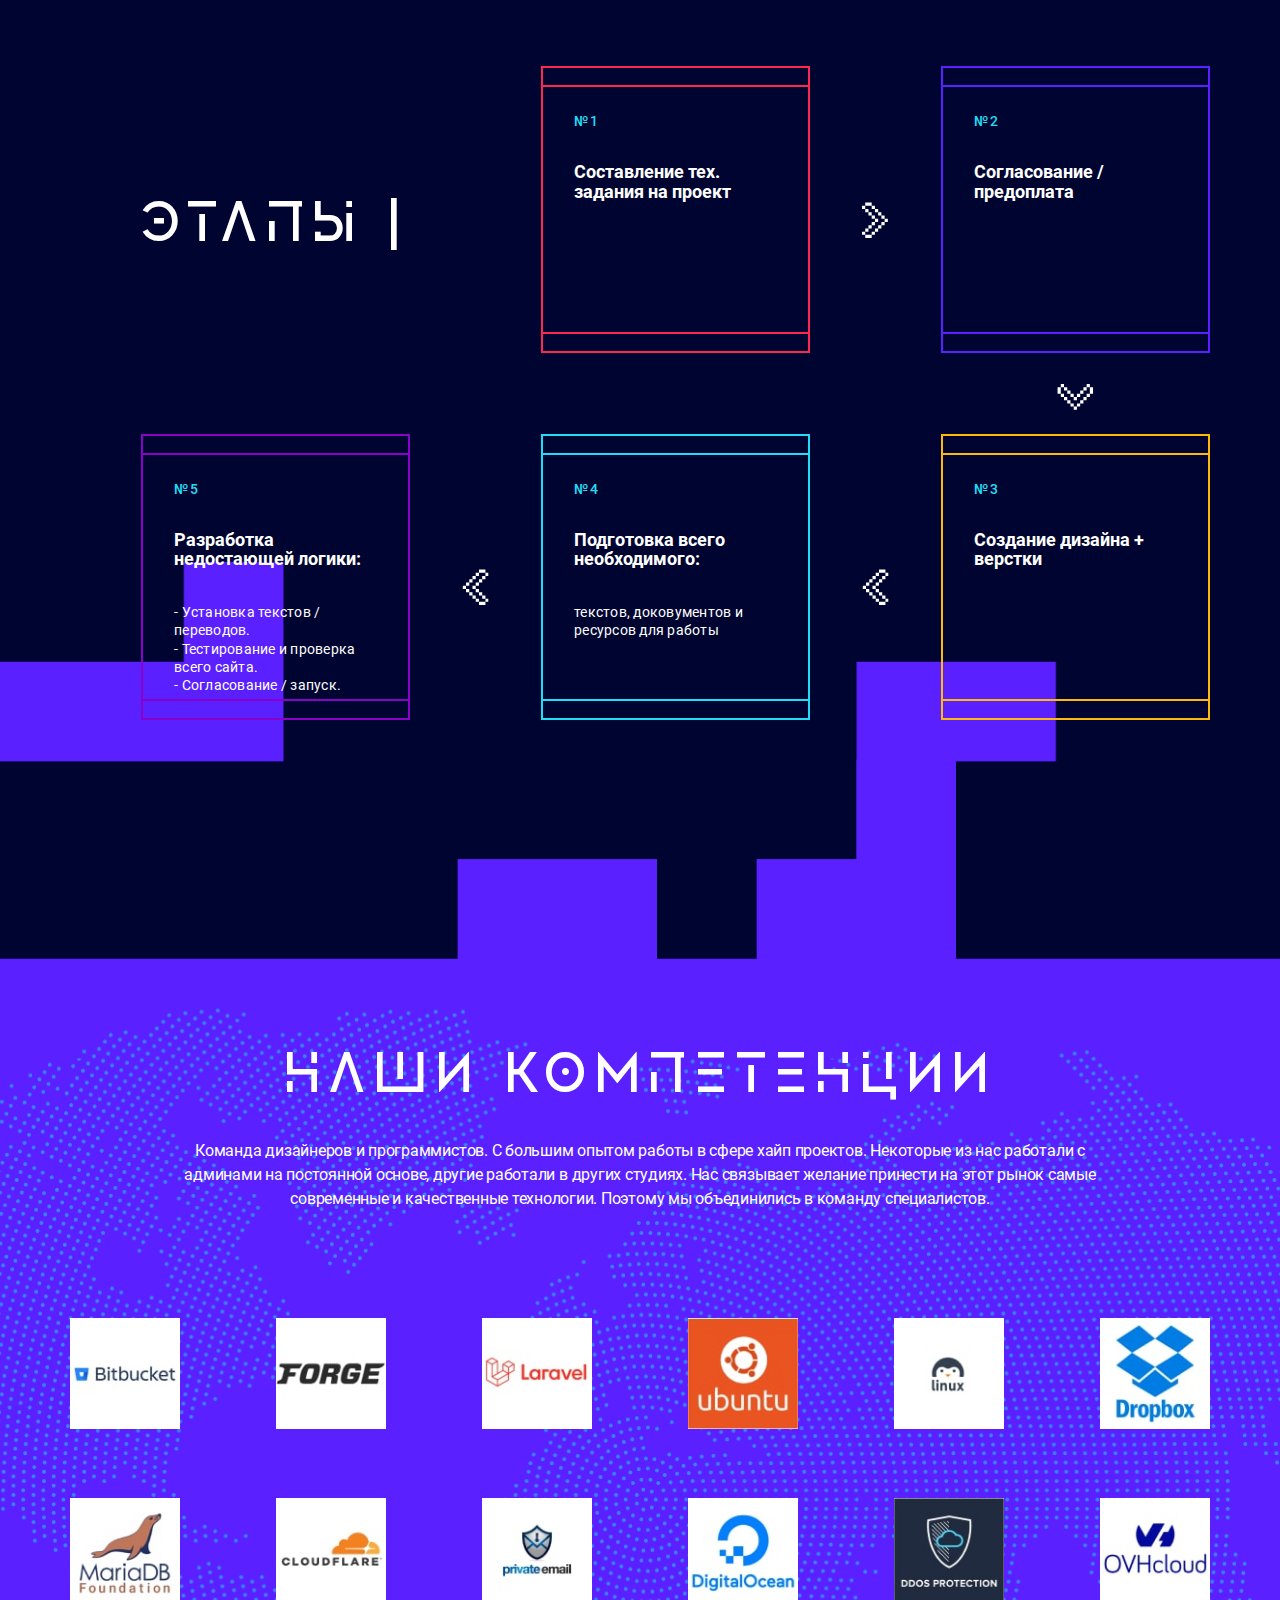
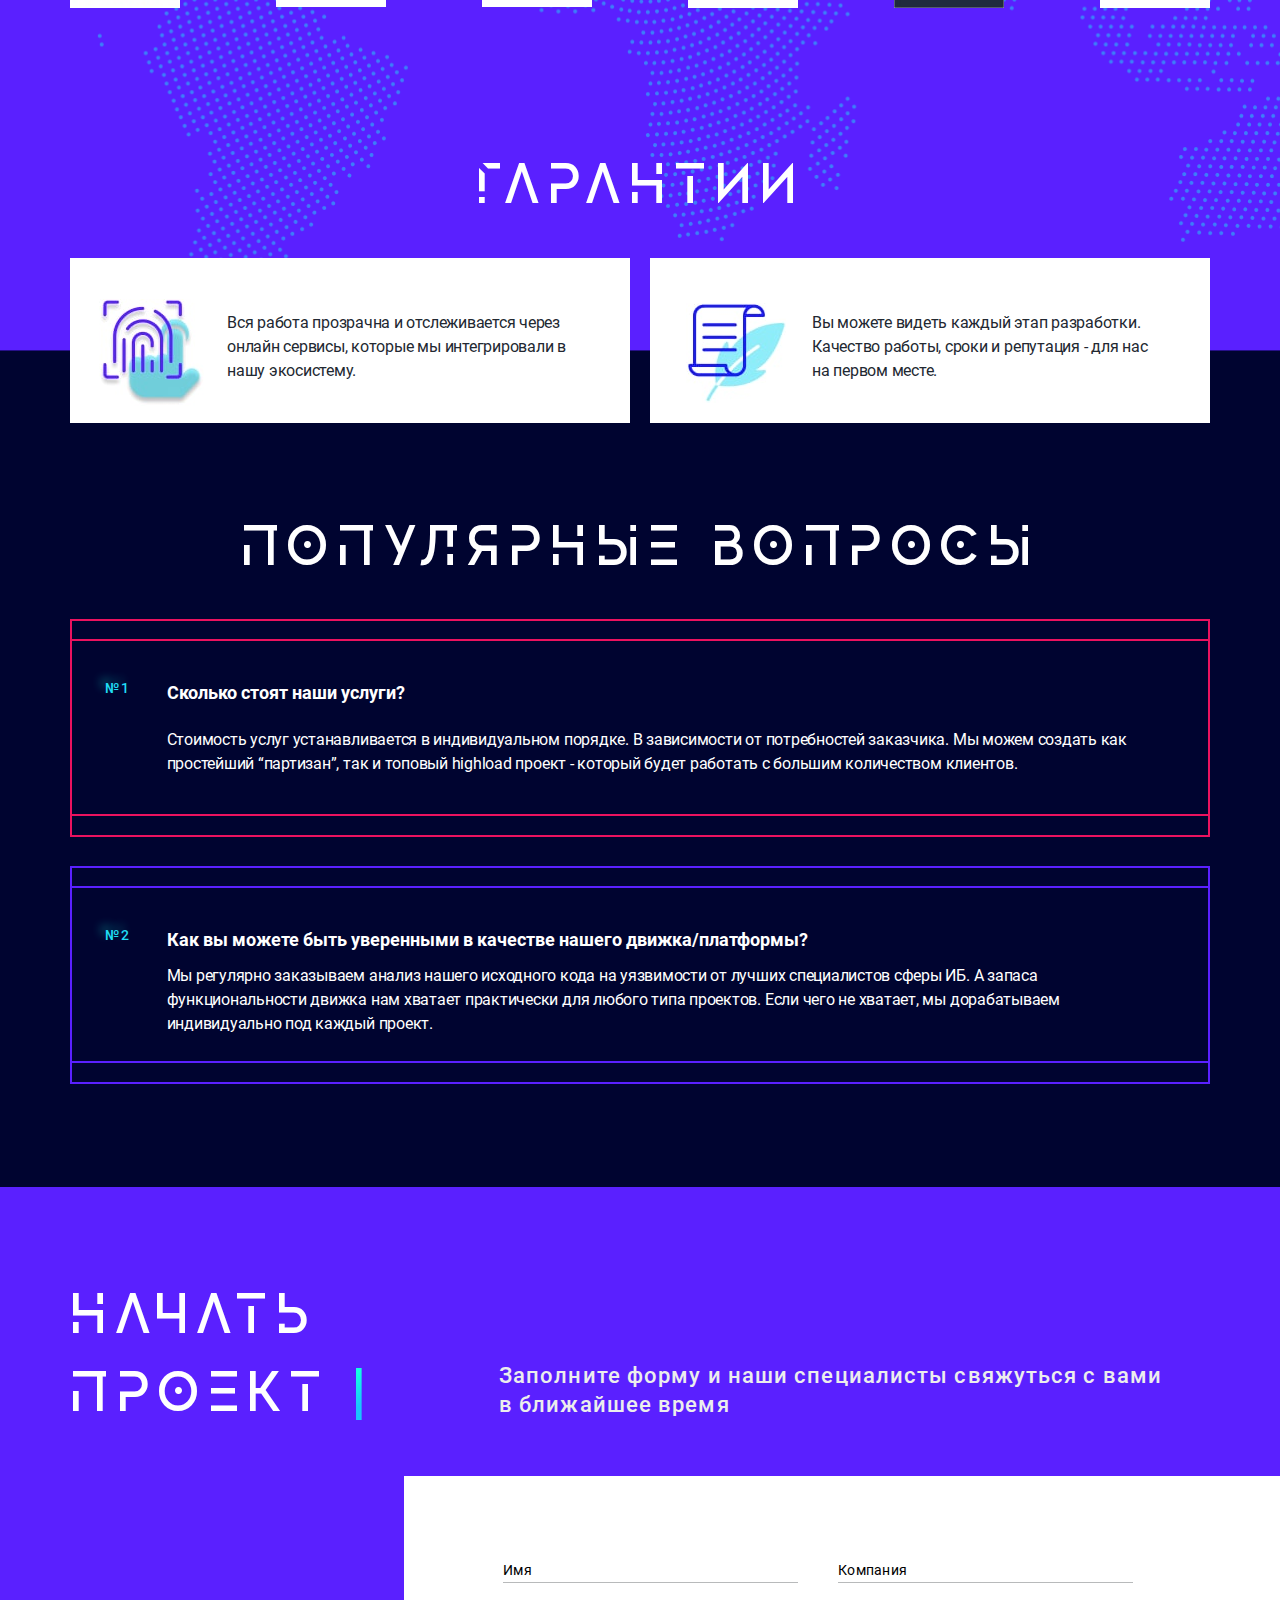
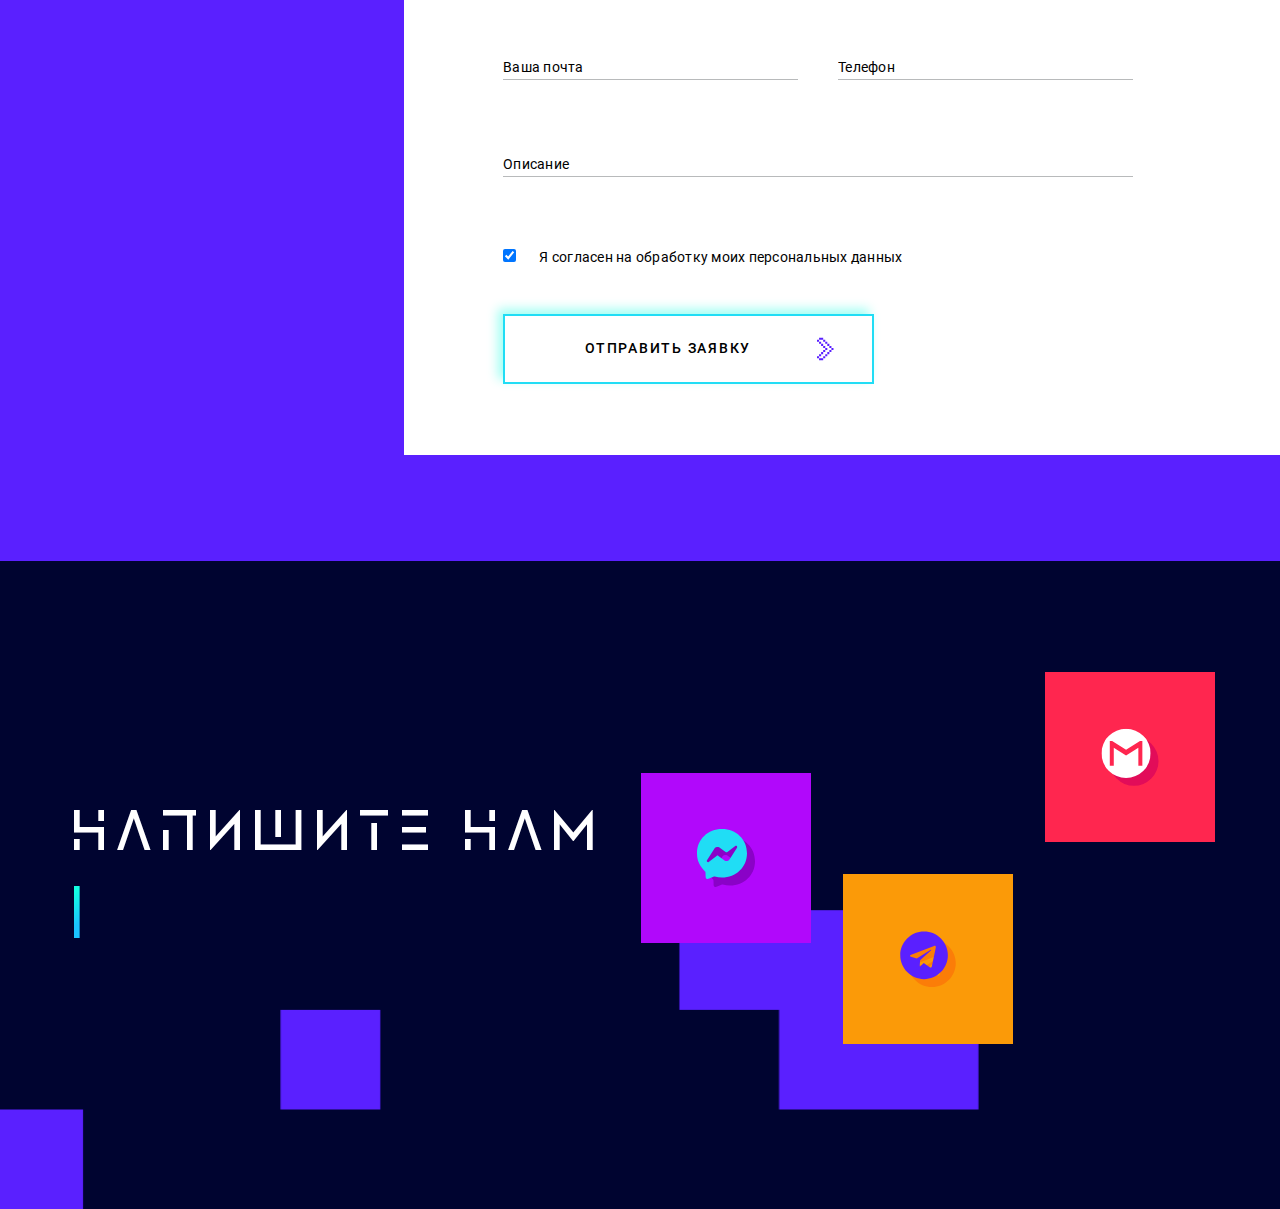
<file: index-norm.html>
<!DOCTYPE html>
<html lang="ru">

<head>
  <meta charset="UTF-8">
  <meta name="viewport" content="width=device-width, initial-scale-1.0">
  <meta name="description" content="">
  <meta name="keywords" content="">
  <meta name="google" content="notranslate">

  <title>Hyiplab - Технологичная ХАЙП лаборатория</title>

  <link rel="stylesheet" href="css/reset.css">
  <link rel="stylesheet" href="css/min-style.css">

  <!-- Favicon start -->

  <link rel="apple-touch-icon" sizes="180x180" href="img/favicon/apple-touch-icon.png">
  <link rel="icon" type="image/png" sizes="32x32" href="img/favicon/favicon-32x32.png">
  <link rel="icon" type="image/png" sizes="16x16" href="img/favicon/favicon-16x16.png">
  <link rel="manifest" href="img/favicon/site.webmanifest">
  <link rel="mask-icon" href="img/favicon/safari-pinned-tab.svg" color="#5bbad5">
  <link rel="shortcut icon" href="img/favicon/favicon.ico">
  <meta name="msapplication-TileColor" content="#da532c">
  <meta name="msapplication-config" content="img/favicon/browserconfig.xml">
  <meta name="theme-color" content="#ffffff">

  <!-- Favicon end-->


  <!-- Preloader script start -->

  <script>
    window.onload = function() {
      document.body.classList.add('loaded_hiding');
      window.setTimeout(function() {
        document.body.classList.add('loaded');
        document.body.classList.remove('loaded_hiding');
      }, 500);
    }

  </script>

  <!-- Preloader script end -->

</head>

<body>

  <!-- Preloader start -->

  <div class="loader-container">
    <div class="banter-loader">
      <div class="banter-loader__box"></div>
      <div class="banter-loader__box"></div>
      <div class="banter-loader__box"></div>
      <div class="banter-loader__box"></div>
      <div class="banter-loader__box"></div>
      <div class="banter-loader__box"></div>
      <div class="banter-loader__box"></div>
      <div class="banter-loader__box"></div>
      <div class="banter-loader__box"></div>
    </div>
  </div>

  <!-- Preloader end -->


  <!-- Sprites start -->

  <svg style="display: none;">
    <symbol id="arrow" viewBox="0 0 18 24">
      <path d="M2.18202 0L2.18202 2.17881L6.54712 2.17881V0L2.18202 0ZM6.54712 2.17881L6.54712 4.36084L8.7302 4.36084V2.17881L6.54712 2.17881ZM8.7302 4.36084L8.7302 6.54391H10.909L10.909 4.36084H8.7302ZM10.909 6.54391V8.72592H13.091V6.54391H10.909ZM13.091 8.72592V10.909H15.2741V8.72592H13.091ZM15.2741 10.909V13.091L17.4561 13.091L17.4561 10.909L15.2741 10.909ZM15.2741 13.091H13.091V15.2741H15.2741V13.091ZM13.091 15.2741H10.909L10.909 17.4518L13.091 17.4518L13.091 15.2741ZM10.909 17.4518H8.7302V19.6349H10.909V17.4518ZM8.7302 19.6349H6.54712V21.8169H8.7302V19.6349ZM6.54712 21.8169H2.18202L2.18202 24H6.54712V21.8169ZM2.18202 21.8169L2.18202 19.6349H0L0 21.8169H2.18202ZM2.18202 19.6349H4.3651L4.3651 17.4518H2.18202L2.18202 19.6349ZM4.3651 17.4518H6.54712V15.2741L4.3651 15.2741V17.4518ZM6.54712 15.2741H8.7302V13.091H6.54712L6.54712 15.2741ZM8.7302 13.091H10.909V10.909H8.7302V13.091ZM8.7302 10.909V8.72592H6.54712V10.909H8.7302ZM6.54712 8.72592L6.54712 6.54391H4.3651L4.3651 8.72592L6.54712 8.72592ZM4.3651 6.54391V4.36084L2.18202 4.36084V6.54391L4.3651 6.54391ZM2.18202 4.36084L2.18202 2.17881L0 2.17881L0 4.36084H2.18202Z" />
    </symbol>
  </svg>

  <!-- Sprites end -->


  <!-- Header start -->

  <header class="header">
    <div class="header__container container">

      <div class="header__logo logo">
        <a href="#!" class="logo__link">
          <span class="logo__text logo__text_hyip">Hyip</span>
          <span class="logo__text logo__text_lab">Lab</span>
        </a>
      </div>

      <div class="header__social social">
        <a href="#!" class="social__link social__link_me">
          <img src="img/messenger-ico.svg" alt="Messenger" class="social__img">
        </a>
        <a href="#!" class="social__link social__link_tg">
          <img src="img/telegram-ico.svg" alt="Telegram" class="social__img">
        </a>
        <a href="#!" class="social__link social__link_gm">
          <img src="img/gmail-ico.svg" alt="Gmail" class="social__img">
        </a>
      </div>

    </div>
  </header>

  <!-- Header end -->

  <main class="main">

    <!-- Demo start -->

    <div class="demo">
      <div class="demo__container container">

        <div class="demo__content">

          <h1 class="demo__title">
            <span class="title_blue">Технологичная</span>
            <br>ХАЙП <br>лаборатория <span class="title_blue">|</span>
          </h1>

          <a href="#!" class="demo__btn btn-dark">
            <span class="demo__btn-text btn-dark__text">Посмотреть демо движка</span>
            <svg class="demo__btn-arrow btn-dark__arrow">
              <use xlink:href="#arrow"></use>
            </svg>
          </a>

        </div>

        <img src="img/demo-figure.png" alt="Технологичная хайп лаборатория" class="demo__figure">

      </div>
    </div>

    <!-- Demo end -->


    <!-- Benefits start -->

    <div class="benefits">
      <div class="benefits__container">
        <div class="benefits__wrapper">
          <div class="benefits__content">

            <div class="benefits__item">
              <img src="img/benefits-item-pic.png" alt="Движок/платформа" class="benefits__item-pic">
              <h3 class="benefits__item-title">Движок/платформа,</h3>
              <div class="benefits__item-text">
                <p>разработанная в HyipLab.</p>
                <p>(есть демо онлайн)</p>
              </div>
            </div>

            <div class="benefits__item">
              <img src="img/benefits-item-pic.png" alt="Мы используем современные технологии" class="benefits__item-pic">
              <h3 class="benefits__item-title">Мы используем современные <br>технологии
              </h3>
              <div class="benefits__item-text">технологии при разработке проектов. <p>(можно добавить список логотипов </p>
                <p>технологий)</p>
              </div>
            </div>

            <div class="benefits__item">
              <img src="img/benefits-item-pic.png" alt="Знаем все подводные камни" class="benefits__item-pic">
              <h3 class="benefits__item-title">Знаем все подводные <br>камни
              </h3>
              <div class="benefits__item-text">нашей сферы работы. (команда с <p>опытом более 7 лет в этой сфере)</p>
              </div>
            </div>

            <div class="benefits__item">
              <img src="img/benefits-item-pic.png" alt="Обеспечиваем высокий уровень безопасности." class="benefits__item-pic">
              <h3 class="benefits__item-title">Обеспечиваем <br>высокий уровень <br>безопасности.
              </h3>
            </div>

            <div class="benefits__item">
              <img src="img/benefits-item-pic.png" alt="Поддерживаем проекты" class="benefits__item-pic">
              <h3 class="benefits__item-title">Поддерживаем <br>проекты
              </h3>
              <p class="benefits__item-text">на всей стадии работы.</p>
            </div>

            <div class="benefits__item">
              <img src="img/benefits-item-pic.png" alt="Реализуем сложные алгоритмы " class="benefits__item-pic">
              <h3 class="benefits__item-title">Реализуем сложные <br>алгоритмы
              </h3>
              <div class="benefits__item-text">под практически любую <p>специфику проекта.</p>
              </div>
            </div>

          </div>
        </div>
      </div>
    </div>

    <!-- Benefits end -->


    <!-- Services start -->

    <div class="services">
      <div class="services__container container">

        <div class="services__title-container">
          <h2 class="services__title title-h2">наши <br>услуги <span class="title-h2_blue">|</span>
          </h2>
        </div>

        <a href="#!" class="dev services__item services__item_blue">
          <div class="dev__pic services__item-pic">
            <img src="img/services-dev.png" alt="Разработка проектов под ключ" class="dev__pic-img">
          </div>
          <div class="dev__text services__item-text services__item-text_md">Разработка проектов под ключ</div>
        </a>

        <a href="#!" class="design services__item services__item_blue">
          <div class="design__pic services__item-pic">
            <img src="img/services-design.png" alt="Дизайн" class="design__pic-img">
          </div>
          <div class="design__text services__item-text services__item-text_sm">Дизайн</div>
        </a>

        <a href="#!" class="logos services__item services__item_blue">
          <div class="logos__pic services__item-pic">
            <img src="img/services-logos.png" alt="Логотипы" class="logos__pic-img">
          </div>
          <div class="logos__text services__item-text services__item-text_sm">Логотипы</div>
        </a>

        <a href="#!" class="layout services__item services__item_blue">
          <div class="layout__pic services__item-pic">
            <img src="img/services-layout.png" alt="Верстка" class="layout__pic-img">
          </div>
          <div class="layout__text services__item-text services__item-text_sm">Верстка</div>
        </a>

        <a href="#!" class="wallets services__item services__item_yellow">
          <div class="wallets__pic services__item-pic">
            <img src="img/services-wallets.png" alt="Кошельки" class="wallets__pic-img">
          </div>
          <div class="wallets__text services__item-text services__item-text_sm">Кошельки</div>
        </a>

        <a href="#!" class="banners services__item services__item_violet">
          <div class="banners__pic services__item-pic">
            <img src="img/services-banners.png" alt="Баннеры" class="banners__pic-img">
          </div>
          <div class="banners__text services__item-text services__item-text_sm">Баннеры</div>
        </a>

        <a href="#!" class="texts services__item services__item_violet">
          <div class="texts__pic services__item-pic">
            <img src="img/services-texts.png" alt="Тексты и переводы" class="texts__pic-img">
          </div>
          <div class="texts__text services__item-text services__item-text_md">Тексты и их переводы</div>
        </a>

        <a href="#!" class="regs services__item services__item_pink">
          <div class="regs__pic services__item-pic">
            <img src="img/services-regs.png" alt="Регистрация компаний" class="regs__pic-img">
          </div>
          <div class="regs__text services__item-text services__item-text_md">Регистрация компаний</div>
        </a>

        <a href="#!" class="gbs services__item services__item_pink">
          <div class="gbs__pic services__item-pic">
            <img src="img/services-gbs.png" alt="Гринбары" class="gbs__pic-img">
          </div>
          <div class="gbs__text services__item-text services__item-text_sm ">Гринбары</div>
        </a>

        <a href="#!" class="integ services__item services__item_pink">
          <div class="integ__pic services__item-pic">
            <img src="img/services-integ.png" alt="Интеграция любого дизайна с движком HyipLab." class="integ__pic-img">
          </div>
          <div class="integ__text services__item-text services__item-text_lg">Интеграция любого дизайна с движком HyipLab.</div>
        </a>

        <a href="#!" class="support services__item services__item_pink">
          <div class="support__pic services__item-pic">
            <img src="img/services-support.png" alt="Поддержка запущенных проектов" class="support__pic-img">
          </div>
          <div class="support__text services__item-text services__item-text_lg">Поддержка запущенных проектов</div>
        </a>

      </div>
    </div>


    <!-- Services end -->


    <!-- Portfolio start -->

    <div class="portfolio">
      <div class="portfolio__container container">

        <div class="portfolio__text">
          <h2 class="portfolio__title title-h2">Портфолио</h2>
          <p class="portfolio__subtitle">Некоторые из наших примеров работ из списка более 250 проектов</p>
        </div>

        <div class="portfolio__photos">

          <div class='portfolio__card-container hover-container'>
            <a href='#!' target='_blank'></a>
            <a href='#!' target='_blank'></a>
            <a href='#!' target='_blank'></a>
            <a href='#!' target='_blank'></a>
            <div class='portfolio__card hover-container__card'>
              <img src="img/portfolio-1.jpg" alt="America's best popcorn company" class="portfolio__photos-img">
            </div>
          </div>

          <div class='portfolio__card-container hover-container'>
            <a href='#!' target='_blank'></a>
            <a href='#!' target='_blank'></a>
            <a href='#!' target='_blank'></a>
            <a href='#!' target='_blank'></a>
            <div class='portfolio__card hover-container__card'>
              <img src="img/portfolio-2.jpg" alt="The frost king house" class="portfolio__photos-img">
            </div>
          </div>

          <div class='portfolio__card-container hover-container'>
            <a href='#!' target='_blank'></a>
            <a href='#!' target='_blank'></a>
            <a href='#!' target='_blank'></a>
            <a href='#!' target='_blank'></a>
            <div class='portfolio__card hover-container__card'>
              <img src="img/portfolio-3.jpg" alt="Sparks of imagination light up every design" class="portfolio__photos-img">
            </div>
          </div>

        </div>

        <a href="#!" class="portfolio__btn btn-dark">
          <span class="portfolio__btn-text btn-dark__text">Смотреть еще</span>
          <svg class="portfolio__btn-arrow btn-dark__arrow">
            <use xlink:href="#arrow"></use>
          </svg>
        </a>

      </div>
    </div>

    <!-- Portfolio end -->


    <!-- Stages start -->

    <div class="stages">
      <div class="stages__container container">
        <div class="stages__wrapper">

          <h2 class="stages__title title-h2">Этапы <span class="title-text--blue">|</span></h2>

          <div class='stage-1__container stages__card-container hover-container'>
            <a href="#!" target='_blank' onclick="return false;"></a>
            <a href="#!" target='_blank' onclick="return false;"></a>
            <a href="#!" target='_blank' onclick="return false;"></a>
            <a href="#!" target='_blank' onclick="return false;"></a>
            <div class='stages__card hover-container__card'>

              <div class="stage-1 stage">
                <div class="stage-1_sm stage_sm">
                  <div class="stage-1__content stage__content">
                    <p class="stage-1__number stage__number">№1</p>
                    <p class="stage-1__text stage__text">Составление тех. задания на проект</p>
                  </div>
                </div>
              </div>

            </div>
          </div>

          <div class='stage-2__container stages__card-container hover-container'>
            <a href="#!" target='_blank' onclick="return false;"></a>
            <a href="#!" target='_blank' onclick="return false;"></a>
            <a href="#!" target='_blank' onclick="return false;"></a>
            <a href="#!" target='_blank' onclick="return false;"></a>
            <div class='stages__card hover-container__card'>

              <div class="stage-2 stage">
                <div class="stage-2_sm stage_sm">
                  <div class="stage-2__content stage__content">
                    <p class="stage-2__number stage__number">№2</p>
                    <p class="stage-2__text stage__text">Согласование / предоплата</p>
                  </div>
                </div>
              </div>

            </div>
          </div>

          <div class='stage-3__container stages__card-container hover-container'>
            <a href="#!" target='_blank' onclick="return false;"></a>
            <a href="#!" target='_blank' onclick="return false;"></a>
            <a href="#!" target='_blank' onclick="return false;"></a>
            <a href="#!" target='_blank' onclick="return false;"></a>
            <div class='stages__card hover-container__card'>

              <div class="stage-3 stage">
                <div class="stage-3_sm stage_sm">
                  <div class="stage-3__content stage__content">
                    <p class="stage-3__number stage__number">№3</p>
                    <p class="stage-3__text stage__text">Создание дизайна + верстки</p>
                  </div>
                </div>
              </div>

            </div>
          </div>

          <div class='stage-4__container stages__card-container hover-container'>
            <a href="#!" target='_blank' onclick="return false;"></a>
            <a href="#!" target='_blank' onclick="return false;"></a>
            <a href="#!" target='_blank' onclick="return false;"></a>
            <a href="#!" target='_blank' onclick="return false;"></a>
            <div class='stages__card hover-container__card'>

              <div class="stage-4 stage">
                <div class="stage-4_sm stage_sm">
                  <div class="stage-4__content stage__content">
                    <p class="stage-4__number stage__number">№4</p>
                    <p class="stage-4__text stage__text">Подготовка всего необходимого: </p>
                    <div class="stage-4__subtext stage__subtext">текстов, доковументов и ресурсов для работы</div>
                  </div>
                </div>
              </div>

            </div>
          </div>

          <div class='stage-5__container stages__card-container hover-container'>
            <a href="#!" target='_blank' onclick="return false;"></a>
            <a href="#!" target='_blank' onclick="return false;"></a>
            <a href="#!" target='_blank' onclick="return false;"></a>
            <a href="#!" target='_blank' onclick="return false;"></a>
            <div class='stages__card hover-container__card'>

              <div class="stage-5 stage">
                <div class="stage-5_sm stage_sm">
                  <div class="stage-5__content stage__content">
                    <p class="stage-5__number stage__number">№5</p>
                    <p class="stage-5__text stage__text">Разработка недостающей логики:</p>
                    <div class="stage-5__subtext stage__subtext">
                      <p>- Установка текстов /переводов.</p>
                      <p>- Тестирование и проверка всего сайта.</p>
                      <p>- Согласование / запуск.</p>
                    </div>
                  </div>
                </div>
              </div>

            </div>
          </div>

          <div class="transition-right stages__transition">
            <div class="arrow-right arrow">
              <svg class="arrow-right__pic arrow__pic">
                <use xlink:href="#arrow"></use>
              </svg>
            </div>
          </div>

          <div class="transition-bottom stages__transition">
            <div class="arrow-bottom arrow">
              <svg class="arrow-bottom__pic arrow__pic">
                <use xlink:href="#arrow"></use>
              </svg>
            </div>
          </div>

          <div class="transition-left_1 stages__transition">
            <div class="arrow-left arrow">
              <svg class="arrow-left__pic arrow__pic">
                <use xlink:href="#arrow"></use>
              </svg>
            </div>
          </div>

          <div class="transition-left_2 stages__transition">
            <div class="arrow-left arrow">
              <svg class="arrow-left__pic arrow__pic">
                <use xlink:href="#arrow"></use>
              </svg>
            </div>
          </div>

        </div>
      </div>
    </div>

    <!-- Stages end -->


    <!-- Competencies start -->

    <div class="comp">
      <div class="comp__container container">

        <div class="comp__text">
          <h2 class="comp__title title-h2">наши компетенции</h2>
          <p class="comp__subtitle">
            Команда дизайнеров и программистов. С большим опытом работы в сфере хайп проектов. Некоторые из нас работали с админами на постоянной основе, другие работали в других студиях. Нас связывает желание принести на этот рынок самые современные и качественные технологии. Поэтому мы объединились в команду специалистов.
          </p>

          <div class="comp__photos">
            <img src="img/comp-1.jpg" alt="Bitbucket" class="comp__photo-1">
            <img src="img/comp-2.jpg" alt="Forge" class="comp__photo-2">
            <img src="img/comp-3.jpg" alt="Laravel" class="comp__photo-3">
            <img src="img/comp-4.jpg" alt="Ubuntu" class="comp__photo-4">
            <img src="img/comp-5.jpg" alt="Linux" class="comp__photo-5">
            <img src="img/comp-6.jpg" alt="Dropbox" class="comp__photo-6">
            <img src="img/comp-7.jpg" alt="MariaDB" class="comp__photo-7">
            <img src="img/comp-8.jpg" alt="CloudFlare" class="comp__photo-8">
            <img src="img/comp-9.jpg" alt="PrivateEmail" class="comp__photo-9">
            <img src="img/comp-10.jpg" alt="DigitalOcean" class="comp__photo-10">
            <img src="img/comp-11.jpg" alt="DDoS protection" class="comp__photo-11">
            <img src="img/comp-12.jpg" alt="OVHCloud" class="comp__photo-12">
          </div>

        </div>
      </div>
    </div>

    <!-- Competencies end -->


    <!-- Warranty start -->

    <div class="warranty">
      <div class="warranty__container container">

        <h2 class="warranty__title title-h2">гарантии</h2>

        <div class="warranty__content">

          <div class="warranty__item_left warranty__item">
            <img src="img/warranty-1.jpg" alt="Вся работа прозрачна и отслеживается через онлайн сервисы" class="warranty__left-pic warranty__item-pic">
            <p class="warranty__left-text warranty__item-text">Вся работа прозрачна и отслеживается через онлайн сервисы, которые мы интегрировали в нашу экосистему. </p>
          </div>

          <div class="warranty__item_right warranty__item">
            <img src="img/warranty-2.jpg" alt="Вы можете видеть каждый этап разработки" class="warranty__right-pic warranty__item-pic">
            <p class="warranty__right-text warranty__item-text">Вы можете видеть каждый этап разработки. Качество работы, сроки и репутация - для нас на первом месте.</p>
          </div>

        </div>
      </div>
    </div>

    <!-- Warranty end -->


    <!-- Question start -->

    <div class="questions">
      <div class="questions__container container">

        <h2 class="questions__title title-h2">популярные вопросы</h2>

        <div class="questions__content">

          <div class="first-question question">
            <div class="first-question__lg question__lg">
              <div class="first-question__sm question__sm">
                <div class="first-question__number question__number">№1</div>
                <div class="first-question__text question__text">
                  <p class="first-question__title question__title">Сколько стоят наши услуги?</p>
                  <p class="first-question__article question__article">Стоимость услуг устанавливается в индивидуальном порядке. В зависимости от потребностей заказчика. Мы можем создать как простейший “партизан”, так и топовый highload проект - который будет работать с большим количеством клиентов.</p>
                </div>
              </div>
            </div>
          </div>

          <div class="second-question question">
            <div class="second-question__lg question__lg">
              <div class="second-question__sm question__sm">
                <div class="second-question__number question__number">№2</div>
                <div class="second-question__text question__text">
                  <p class="second-question__title question__title">Как вы можете быть уверенными в качестве нашего движка/платформы?</p>
                  <p class="second-question__article question__article">Мы регулярно заказываем анализ нашего исходного кода на уязвимости от лучших специалистов сферы ИБ. А запаса функциональности движка нам хватает практически для любого типа проектов. Если чего не хватает, мы дорабатываем индивидуально под каждый проект.</p>
                </div>
              </div>
            </div>
          </div>

        </div>
      </div>
    </div>

    <!-- Question end -->


    <!-- Project start -->

    <div class="project">
      <div class="project__container">
        <div class="project__wrapper">

          <div class="project__text">
            <h2 class="project__title title-h2">начать проект <span class="title_blue">|</span></h2>
            <p class="project__subtitle">Заполните форму и наши специалисты свяжуться с вами в ближайшее время</p>
          </div>

          <div class="project__form-wrapper">

            <form class="contact-form" id="contact-form_1" method="POST">

              <input name="name" type="text" class="contact-form__name" placeholder="Имя">
              <input name="company" type="text" class="contact-form__company" placeholder="Компания">
              <input name="email" type="text" class="contact-form__email" placeholder="Ваша почта">
              <input name="telephone" type="text" class="contact-form__telephone" placeholder="Телефон">
              <input name="description" type="text" class="contact-form__description" placeholder="Описание">
              <div class="contact-form__agree"><input type="checkbox" id="agree" name="agree" checked>
                <label for="agree">Я согласен на обработку моих персональных данных</label></div>

              <a href="#!" class="contact-form__button btn-light">
                <span class="contact-form__button-text btn-light__text">Отправить заявку</span>
                <svg class="contact-form__button-arrow btn-light__arrow">
                  <use xlink:href="#arrow"></use>
                </svg>
              </a>

            </form>

          </div>
        </div>
      </div>
    </div>

    <!-- Project end -->

  </main>

  <!-- Footer start -->

  <footer class="footer">
    <div class="footer__container container">

      <h2 class="footer__title title-h2">Напишите нам <span class="title_blue">|</span></h2>

      <div class="footer__cards">

        <div class='link footer__card_me'>
          <a href='#!' target='_blank'></a>
          <a href='#!' target='_blank'></a>
          <a href='#!' target='_blank'></a>
          <a href='#!' target='_blank'></a>
          <div class='cube messenger'>
            <div></div>
            <div></div>
            <div></div>
            <div></div>
            <div>
              <img src="img/footer-ico-me.svg" alt="" class="footer__messenger-ico">
            </div>
            <div>/hyiplab</div>
          </div>
        </div>

        <div class='link footer__card_tg'>
          <a href='#!' target='_blank'></a>
          <a href='#!' target='_blank'></a>
          <a href='#!' target='_blank'></a>
          <a href='#!' target='_blank'></a>
          <div class='cube telegram'>
            <div></div>
            <div></div>
            <div></div>
            <div></div>
            <div>
              <img src="img/footer-ico-telegram.svg" alt="" class="footer__telegram-ico">
            </div>
            <div>/hyiplab</div>
          </div>
        </div>

        <div class='link footer__card_gm'>
          <a href='#!' target='_blank'></a>
          <a href='#!' target='_blank'></a>
          <a href='#!' target='_blank'></a>
          <a href='#!' target='_blank'></a>
          <div class='cube gmail'>
            <div></div>
            <div></div>
            <div></div>
            <div></div>
            <div>
              <img src="img/footer-ico-gmail.svg" alt="" class="footer__gmail-ico">
            </div>
            <div>/hyiplab</div>
          </div>
        </div>

      </div>
    </div>
  </footer>

  <!-- Footer end -->


</body>

</html>
</file>
<file: css/min-style.css>
@font-face{font-family:'Roboto';src:url(../fonts/Roboto-Medium.woff2) format("woff2"),url(../fonts/Roboto-Medium.woff) format("woff");font-display:swap;font-weight:500;font-style:normal}@font-face{font-family:'Roboto';src:url(../fonts/Roboto-Bold.woff2) format("woff2"),url(../fonts/Roboto-Bold.woff) format("woff");font-display:swap;font-weight:700;font-style:normal}@font-face{font-family:'Roboto';src:url(../fonts/Roboto-Regular.woff2) format("woff2"),url(../fonts/Roboto-Regular.woff) format("woff");font-display:swap;font-weight:400;font-style:normal}@font-face{font-family:'MADE Evolve Sans EVO';src:url(../fonts/MADEEvolveSansEVO-Medium.woff2) format("woff2"),url(../fonts/MADEEvolveSansEVO-Medium.woff) format("woff");font-display:swap;font-weight:500;font-style:normal}@font-face{font-family:'Jura';src:url(../fonts/Jura-SemiBold.woff2) format("woff2"),url(../fonts/Jura-SemiBold.woff) format("woff");font-display:swap;font-weight:600;font-style:normal}*,html{margin:0;padding:0}a{text-decoration:none}body{background:url(../img/bg-main-png.png) no-repeat center;background-size:cover;background-color:#000430;font-family:'Roboto',sans-serif;color:#fff}.container{max-width:1310px;padding:0 70px;margin:0 auto}.loader-container{background:#000430;position:fixed;left:0;top:0;right:0;bottom:0;z-index:1001}.loaded .loader-container{display:none}.loaded_hiding .loader-container{transition:.3s opacity;opacity:0}.banter-loader{position:absolute;left:50%;top:50%;width:72px;height:72px;margin-left:-36px;margin-top:-36px}.banter-loader__box{float:left;position:relative;width:20px;height:20px;margin-right:6px}.banter-loader__box:before{content:"";position:absolute;left:0;top:0;width:100%;height:100%;background:#fff}.banter-loader__box:nth-child(3n){margin-right:0;margin-bottom:6px}.banter-loader__box:nth-child(1):before,.banter-loader__box:nth-child(4):before{margin-left:26px}.banter-loader__box:nth-child(3):before{margin-top:52px}.banter-loader__box:last-child{margin-bottom:0}@keyframes moveBox-1{9.0909090909%{transform:translate(-26px,0)}18.1818181818%{transform:translate(0px,0)}27.2727272727%{transform:translate(0px,0)}36.3636363636%{transform:translate(26px,0)}45.4545454545%{transform:translate(26px,26px)}54.5454545455%{transform:translate(26px,26px)}63.6363636364%{transform:translate(26px,26px)}72.7272727273%{transform:translate(26px,0px)}81.8181818182%{transform:translate(0px,0px)}90.9090909091%{transform:translate(-26px,0px)}100%{transform:translate(0px,0px)}}.banter-loader__box:nth-child(1){animation:moveBox-1 4s infinite}@keyframes moveBox-2{9.0909090909%{transform:translate(0,0)}18.1818181818%{transform:translate(26px,0)}27.2727272727%{transform:translate(0px,0)}36.3636363636%{transform:translate(26px,0)}45.4545454545%{transform:translate(26px,26px)}54.5454545455%{transform:translate(26px,26px)}63.6363636364%{transform:translate(26px,26px)}72.7272727273%{transform:translate(26px,26px)}81.8181818182%{transform:translate(0px,26px)}90.9090909091%{transform:translate(0px,26px)}100%{transform:translate(0px,0px)}}.banter-loader__box:nth-child(2){animation:moveBox-2 4s infinite}@keyframes moveBox-3{9.0909090909%{transform:translate(-26px,0)}18.1818181818%{transform:translate(-26px,0)}27.2727272727%{transform:translate(0px,0)}36.3636363636%{transform:translate(-26px,0)}45.4545454545%{transform:translate(-26px,0)}54.5454545455%{transform:translate(-26px,0)}63.6363636364%{transform:translate(-26px,0)}72.7272727273%{transform:translate(-26px,0)}81.8181818182%{transform:translate(-26px,-26px)}90.9090909091%{transform:translate(0px,-26px)}100%{transform:translate(0px,0px)}}.banter-loader__box:nth-child(3){animation:moveBox-3 4s infinite}@keyframes moveBox-4{9.0909090909%{transform:translate(-26px,0)}18.1818181818%{transform:translate(-26px,0)}27.2727272727%{transform:translate(-26px,-26px)}36.3636363636%{transform:translate(0px,-26px)}45.4545454545%{transform:translate(0px,0px)}54.5454545455%{transform:translate(0px,-26px)}63.6363636364%{transform:translate(0px,-26px)}72.7272727273%{transform:translate(0px,-26px)}81.8181818182%{transform:translate(-26px,-26px)}90.9090909091%{transform:translate(-26px,0px)}100%{transform:translate(0px,0px)}}.banter-loader__box:nth-child(4){animation:moveBox-4 4s infinite}@keyframes moveBox-5{9.0909090909%{transform:translate(0,0)}18.1818181818%{transform:translate(0,0)}27.2727272727%{transform:translate(0,0)}36.3636363636%{transform:translate(26px,0)}45.4545454545%{transform:translate(26px,0)}54.5454545455%{transform:translate(26px,0)}63.6363636364%{transform:translate(26px,0)}72.7272727273%{transform:translate(26px,0)}81.8181818182%{transform:translate(26px,-26px)}90.9090909091%{transform:translate(0px,-26px)}100%{transform:translate(0px,0px)}}.banter-loader__box:nth-child(5){animation:moveBox-5 4s infinite}@keyframes moveBox-6{9.0909090909%{transform:translate(0,0)}18.1818181818%{transform:translate(-26px,0)}27.2727272727%{transform:translate(-26px,0)}36.3636363636%{transform:translate(0px,0)}45.4545454545%{transform:translate(0px,0)}54.5454545455%{transform:translate(0px,0)}63.6363636364%{transform:translate(0px,0)}72.7272727273%{transform:translate(0px,26px)}81.8181818182%{transform:translate(-26px,26px)}90.9090909091%{transform:translate(-26px,0px)}100%{transform:translate(0px,0px)}}.banter-loader__box:nth-child(6){animation:moveBox-6 4s infinite}@keyframes moveBox-7{9.0909090909%{transform:translate(26px,0)}18.1818181818%{transform:translate(26px,0)}27.2727272727%{transform:translate(26px,0)}36.3636363636%{transform:translate(0px,0)}45.4545454545%{transform:translate(0px,-26px)}54.5454545455%{transform:translate(26px,-26px)}63.6363636364%{transform:translate(0px,-26px)}72.7272727273%{transform:translate(0px,-26px)}81.8181818182%{transform:translate(0px,0px)}90.9090909091%{transform:translate(26px,0px)}100%{transform:translate(0px,0px)}}.banter-loader__box:nth-child(7){animation:moveBox-7 4s infinite}@keyframes moveBox-8{9.0909090909%{transform:translate(0,0)}18.1818181818%{transform:translate(-26px,0)}27.2727272727%{transform:translate(-26px,-26px)}36.3636363636%{transform:translate(0px,-26px)}45.4545454545%{transform:translate(0px,-26px)}54.5454545455%{transform:translate(0px,-26px)}63.6363636364%{transform:translate(0px,-26px)}72.7272727273%{transform:translate(0px,-26px)}81.8181818182%{transform:translate(26px,-26px)}90.9090909091%{transform:translate(26px,0px)}100%{transform:translate(0px,0px)}}.banter-loader__box:nth-child(8){animation:moveBox-8 4s infinite}@keyframes moveBox-9{9.0909090909%{transform:translate(-26px,0)}18.1818181818%{transform:translate(-26px,0)}27.2727272727%{transform:translate(0px,0)}36.3636363636%{transform:translate(-26px,0)}45.4545454545%{transform:translate(0px,0)}54.5454545455%{transform:translate(0px,0)}63.6363636364%{transform:translate(-26px,0)}72.7272727273%{transform:translate(-26px,0)}81.8181818182%{transform:translate(-52px,0)}90.9090909091%{transform:translate(-26px,0)}100%{transform:translate(0px,0)}}.banter-loader__box:nth-child(9){animation:moveBox-9 4s infinite}.header{margin:36px auto 53px}.header__container{display:flex;justify-content:space-between}.logo__text{font-family:'Jura',sans-serif;font-style:normal;font-weight:600;font-size:34px;transition:color .5s linear}.logo__text_hyip{color:#fff}.logo__text_lab{color:#20DDF5}.logo__link:hover .logo__text_hyip{color:#20DDF5}.logo__link:hover .logo__text_lab{color:#fff}.header__social{padding-top:9px}.social{display:flex;justify-content:space-between}.social__link{padding:0 48px 30px 0;position:relative}.social__link:last-child{padding-right:0}.social__link::after{content:'';position:absolute;bottom:0;left:0;height:2px;width:70px;opacity:0;transition:.2s linear}.social__link:hover::after{opacity:1}.social__link_me::after{background:#20DDF5}.social__link_tg::after{background:#5A20FF}.social__link_gm::after{background:#FF264F}.demo{margin-bottom:-73px}.demo__container{display:flex;z-index:2;position:relative;padding-bottom:173px}.demo__content{margin-top:34px}.demo__title{font-family:'MADE Evolve Sans EVO',sans-serif;font-weight:500;font-size:68px;line-height:1.47;letter-spacing:.135em;text-transform:uppercase;margin-bottom:73px}.title_blue{background:linear-gradient(313.77deg,#1AC4FF 37.97%,#13FFE2 79.04%);-webkit-background-clip:text;-webkit-text-fill-color:transparent}.btn-dark{max-width:371px;display:flex;justify-content:space-between;align-items:center;font-weight:500;font-size:14px;line-height:1.14;letter-spacing:1.75px;text-transform:uppercase;color:#fff;border:2px solid #20DDF5;box-sizing:border-box;box-shadow:-5px -5px 10px rgba(19,255,226,0.4);transition-property:background,box-shadow,color,opacity;transition-duration:.5s;transition-timing-function:linear}.demo__btn{padding:21px 38px 21px 45px}.btn-dark:hover{background:linear-gradient(330.23deg,#1AC4FF 37.97%,#13FFE2 79.04%);box-shadow:-5px -5px 10px rgba(19,255,226,0.4);color:#5A20FF}.btn-dark:focus{background:#0C09E1}.btn-dark:disabled{background:#0C09E1;opacity:.5}.btn-dark:hover .btn-dark__arrow{fill:#5A20FF}.btn-dark__arrow{fill:#fff;max-width:17px;max-height:24px;transition:fill .2s linear}.demo__figure{z-index:-1;position:absolute;top:0;right:-35px}.benefits{margin-bottom:-191px;z-index:-2}.benefits__container{max-width:1920px;margin:0 auto;display:flex;justify-content:flex-end;margin-top:-70px;z-index:1}.benefits__wrapper{flex:0 1 1545px;background:url(../img/bg-benefits-png.png) no-repeat;background-size:cover;padding:96px 254px 110px 100px}.benefits__content{display:grid;grid-template-columns:repeat(3,1fr);column-gap:10px;row-gap:36px;justify-content:flex-start}.benefits__item-pic{margin-left:-15px}.benefits__item-title{font-weight:700;font-size:18px;line-height:1.11;margin-top:20px}.benefits__item-text{font-weight:400;font-size:14px;line-height:1.29;letter-spacing:.25px;margin-top:21px}.services{margin-bottom:-404px}.services__container{max-height:1608.75px;display:grid;grid-template-columns:repeat(4,1fr);grid-template-rows:repeat(11,1fr)}.services__title-container{grid-row-start:3;grid-column-start:1;grid-row-end:5;grid-column-end:3;display:flex;justify-content:center}.title-h2{font-family:'MADE Evolve Sans EVO',sans-serif;font-weight:500;font-size:56px;line-height:1.4;letter-spacing:.135em;text-transform:uppercase}.title-h2_blue{color:#20DDF5}.services__title{flex:0 1 386px;line-height:1.5}.services__item{width:100%;height:100%;display:flex;flex-direction:column;justify-content:space-between;align-items:center}.services__item_blue{background:#5A20FF;border:1px solid #3E06DE}.services__item_yellow{background:#FB9A08;border:1px solid #EB7F17}.services__item_violet{background:#B108FB;border:1px solid #8A02C7}.services__item_pink{background:#FF264F;border:1px solid #EB125F}.services__item-pic{flex:0 1 118px;display:flex;align-items:flex-end}.services__item-text{text-align:center;font-weight:700;font-size:18px;line-height:20px;color:#fff}.services__item-text_sm{max-width:185px;flex:0 1 129px}.services__item-text_md{max-width:185px;flex:0 1 139px}.services__item-text_lg{max-width:243px;flex:0 1 139px}.dev{grid-row-start:2;grid-column-start:3;grid-row-end:4;grid-column-end:4}.dev,.design{box-shadow:0 -20px 0 #6E3CFF}.design{grid-row-start:2;grid-column-start:4;grid-row-end:4;grid-column-end:5}.logos{grid-row-start:4;grid-column-start:4;grid-row-end:6;grid-column-end:5}.layout{grid-row-start:6;grid-column-start:4;grid-row-end:8;grid-column-end:5}.wallets{grid-row-start:5;grid-column-start:1;grid-row-end:7;grid-column-end:2;box-shadow:0 -20px 0 #FEAE36;margin-top:27px}.banners{grid-row-start:5;grid-column-start:3;grid-row-end:7;grid-column-end:4;box-shadow:0 -20px 0 #CC56FF;margin-top:27px}.texts{grid-row-start:7;grid-column-start:3;grid-row-end:9;grid-column-end:4;margin-top:27px}.regs,.gbs,.support{box-shadow:0 -20px 0 #FF4E6F}.regs{grid-row-start:8;grid-column-start:1;grid-row-end:10;grid-column-end:2;margin-top:49px}.gbs{grid-row-start:8;grid-column-start:2;grid-row-end:10;grid-column-end:3;margin-top:49px}.integ{grid-row-start:10;grid-column-start:2;grid-row-end:12;grid-column-end:3;margin-top:49px}.support{grid-row-start:10;grid-column-start:3;grid-row-end:12;grid-column-end:4;margin-top:49px}.portfolio{padding-top:579px;margin-bottom:392px}.portfolio__text{margin-bottom:48px}.portfolio__title{text-align:center}.portfolio__subtitle{font-weight:500;font-size:22px;line-height:1.36;text-align:center;letter-spacing:.05em}.portfolio__photos{display:flex;flex-direction:column;margin:-15px 0}.portfolio__btn{margin:50px auto 0;padding:21px 38px 21px 102px}.stages{margin-bottom:315px}.stages__container{display:flex;justify-content:flex-end}.stages__wrapper{flex:0 1 1069px;height:654px;display:grid;grid-template-columns:1fr 0.49fr 1fr 0.49fr 1fr;grid-template-rows:1fr 0.28fr 1fr}.stages__title{margin-top:118px;grid-row-start:1;grid-column-start:1;grid-row-end:2;grid-column-end:3}.stage{height:100%;display:flex;flex-direction:column;justify-content:center;border:2px solid}.stage_sm{height:88%;border-top:2px solid;border-bottom:2px solid}.stage__content{max-width:190px;margin:27px 0 0 31px}.stage__number{font-weight:500;font-size:14px;line-height:1.14;letter-spacing:1.75px;text-transform:uppercase;color:#20DDF5;margin-bottom:32px}.stage__text{font-style:normal;font-weight:700;font-size:18px;line-height:1.11}.stage__subtext{margin-top:34px;font-weight:400;font-size:14px;line-height:1.29;letter-spacing:.25px}.stage-1{border-color:#FF264F}.stage-1__container{grid-row-start:1;grid-column-start:3;grid-row-end:2;grid-column-end:4;display:flex;flex-direction:column;justify-content:center}.stage-1_sm{border-color:#FF264F}.stages__transition{display:flex;flex-direction:column;justify-content:flex-start;align-items:center}.arrow{display:flex;justify-content:center;align-items:flex-end}.arrow__pic{fill:#fff;max-width:26.67px;max-height:36.66px}.transition-right{grid-row-start:1;grid-column-start:4;grid-row-end:2;grid-column-end:5}.arrow-right{flex:0 1 172px}.stage-2__container{grid-row-start:1;grid-column-start:5;grid-row-end:2;grid-column-end:6}.stage-2{border-color:#5A20FF}.stage-2_sm{border-color:#5A20FF}.transition-bottom{grid-row-start:2;grid-column-start:5;grid-row-end:3;grid-column-end:6}.arrow-bottom{flex:0 1 62px}.arrow-bottom__pic{transform:rotate(90deg)}.stage-3__container{grid-row-start:3;grid-column-start:5;grid-row-end:4;grid-column-end:6}.stage-3{border-color:#FFBA09}.stage-3_sm{border-color:#FFBA09}.transition-left_1{grid-row-start:3;grid-column-start:4;grid-row-end:4;grid-column-end:5}.arrow-left{flex:0 1 172px}.arrow-left__pic{transform:rotate(180deg)}.stage-4__container{grid-row-start:3;grid-column-start:3;grid-row-end:4;grid-column-end:4}.stage-4{border-color:#20DDF5}.stage-4_sm{border-color:#20DDF5}.transition-left_2{grid-row-start:3;grid-column-start:2;grid-row-end:4;grid-column-end:3}.stage-5__container{grid-row-start:3;grid-column-start:1;grid-row-end:4;grid-column-end:2}.stage-5{border-color:#8A02C7}.stage-5_sm{border-color:#8A02C7}.comp{margin-bottom:138px}.comp__text{display:flex;align-items:center;flex-direction:column}.comp__title{text-align:center}.comp__subtitle{margin-top:25px;max-width:920px;font-weight:400;font-size:16px;line-height:1.5;text-align:center;letter-spacing:-.015em}.comp__photos{margin-top:107px;display:grid;grid-template-columns:repeat(6,1fr);column-gap:96px;row-gap:69px}.warranty{margin-bottom:85px}.warranty__title{text-align:center;margin-bottom:34px}.warranty__content{display:grid;grid-template-columns:repeat(2,1fr);justify-content:space-between;column-gap:20px}.warranty__item{display:flex;background-color:#fff;justify-content:space-between;align-items:center}.warranty__item-text{font-weight:400;font-size:16px;line-height:1.5;letter-spacing:-.015em;color:#222831}.warranty__left-pic{padding:41px 22px 17px 29px}.warranty__left-text{padding:13px 37px 1px 1px}.warranty__right-pic{padding:41px 22px 17px 36px}.warranty__right-text{padding:13px 60px 1px 4px}.questions{margin-bottom:103px}.questions__title{text-align:center}.questions__content{display:flex;flex-direction:column;margin-top:32px}.question__lg{min-height:218px;display:flex;flex-direction:column;justify-content:center}.question__sm{flex:0 1 177px;display:flex}.question__number{font-weight:500;font-size:14px;line-height:1.14;letter-spacing:1.75px;text-transform:uppercase;color:#20DDF5;text-shadow:-5px -5px 10px rgba(19,255,226,0.4);padding:40px 1px 1px 33px}.question__title{font-weight:700;font-size:18px;line-height:1.11}.question__article{font-weight:400;font-size:16px;line-height:1.5;letter-spacing:-.015em}.question__text{padding:42px 1px 1px 35px}.first-question{margin-bottom:29px}.first-question__lg{border:2px solid #EB125F}.first-question__sm{border-bottom:2px solid #EB125F;border-top:2px solid #EB125F}.first-question__article{padding:25px 20px 0 0}.second-question__lg{border:2px solid #5A20FF}.second-question__sm{border-bottom:2px solid #5A20FF;border-top:2px solid #5A20FF}.second-question__article{padding:14px 61px 0 0}.project{margin-bottom:111px}.project__container{max-width:1920px;margin:0 auto}.project__wrapper{max-width:1546px;margin-left:auto;background:#5A20FF;padding:89px 0 106px 69px}.project__text{max-width:1102px;display:flex;flex-wrap:wrap;justify-content:space-between;align-items:flex-end}.project__title{max-width:305px}.project__subtitle{max-width:672px;margin-bottom:12px;font-weight:500;font-size:22px;line-height:1.36;letter-spacing:.05em;color:#ECEDED}.project__form-wrapper{display:flex;max-width:1142px;max-height:591px;background:#fff;margin:44px 0 0 335px;padding:82px 99px 60px}.contact-form{max-width:670px;height:477px;display:flex;flex-wrap:wrap;justify-content:space-between;align-items:flex-start;margin:-20px}.contact-form__name,.contact-form__company,.contact-form__email,.contact-form__telephone{flex:0 1 44%}.contact-form__description,.contact-form__agree,.contact-form__button{flex:0 1 100%}.contact-form input,.contact-form button{margin:20px}input::placeholder,.contact-form__agree{font-weight:400;font-size:14px;line-height:1.29;letter-spacing:.25px;color:#000}input{border:none;border-bottom:1px solid #B8BABB}.btn-light{max-width:371px;display:flex;justify-content:space-between;align-items:center;font-weight:500;font-size:14px;line-height:1.14;letter-spacing:1.75px;text-transform:uppercase;color:#000;border:2px solid #20DDF5;box-sizing:border-box;box-shadow:-5px -5px 10px rgba(19,255,226,0.4);transition-property:background,box-shadow,color,opacity;transition-duration:.5s;transition-timing-function:linear}.contact-form__button{padding:21px 38px 21px 80px;margin-left:20px}.btn-light:hover{background:linear-gradient(330.23deg,#1AC4FF 37.97%,#13FFE2 79.04%);box-shadow:-5px -5px 10px rgba(19,255,226,0.4);color:#5A20FF}.btn-light:focus{background:#0C09E1}.btn-light:disabled{background:#0C09E1;opacity:.5}.btn-light:hover .btn-light__arrow{fill:#fff}.btn-light__arrow{fill:#5A20FF;max-width:17px;max-height:24px;transition:fill .2s linear}.project__request{font-weight:400;font-size:14px;line-height:1.29;text-align:center;letter-spacing:.25px;color:#B8BABB;transform:rotate(90deg);border-bottom:1px dashed #B8BABB;max-height:78px;max-width:477px}.footer{padding-bottom:165px}.footer__container{display:flex;justify-content:space-between;align-items:center}.footer__title{margin-top:27px}.footer__cards{max-width:569px;height:372px;display:grid;grid-template-columns:repeat(3,1fr);grid-template-rows:repeat(2,1fr);column-gap:32px}.footer__card_me{grid-column-start:1;grid-column-end:2;grid-row-start:1;grid-row-end:3;align-self:center}.footer__card_tg{grid-column-start:2;grid-column-end:3;grid-row-start:2;grid-row-end:3;align-self:flex-end}.footer__card_gm{grid-column-start:3;grid-column-end:4;grid-row-start:1;grid-row-end:2;align-self:flex-start}footer div{-webkit-user-select:none;-moz-user-select:none;-ms-user-select:none;user-select:none;-webkit-tap-highlight-color:rgba(0,0,0,0);-webkit-transform-style:preserve-3d;transform-style:preserve-3d}:focus{outline:none!important}.clips{position:absolute;top:0;left:0;width:0;height:0;opacity:0;z-index:-100}.link{position:relative;width:170px;height:170px}.link a{-webkit-transform-origin:85px 85px -85px;transform-origin:85px 85px -85px;display:block;position:absolute;z-index:1;-webkit-transform:translateZ(24px);transform:translateZ(24px);width:100%;height:100%}.link a:nth-child(1){top:0;left:0;height:50%;-webkit-clip-path:polygon(50% 100%,0 0,100% 0);clip-path:polygon(50% 100%,0 0,100% 0)}.link a:nth-child(1):hover ~ .cube,.link a:nth-child(1):focus ~ .cube{-webkit-transform:rotateX(-0.5turn);transform:rotateX(-0.5turn)}.link a:nth-child(1):hover ~ .cube div:nth-child(6),.link a:nth-child(1):focus ~ .cube div:nth-child(6){-webkit-transform:rotateY(180deg) rotateZ(180deg) translateZ(170px);transform:rotateY(180deg) rotateZ(180deg) translateZ(170px)}.link a:nth-child(2){top:0;right:0;width:50%;-webkit-clip-path:polygon(100% 100%,0 50%,100% 0);clip-path:polygon(100% 100%,0 50%,100% 0)}.link a:nth-child(2):hover ~ .cube,.link a:nth-child(2):focus ~ .cube{-webkit-transform:rotateY(-0.5turn);transform:rotateY(-0.5turn)}.link a:nth-child(3){bottom:0;right:0;height:50%;-webkit-clip-path:polygon(0 100%,50% 0,100% 100%);clip-path:polygon(0 100%,50% 0,100% 100%)}.link a:nth-child(3):hover ~ .cube,.link a:nth-child(3):focus ~ .cube{-webkit-transform:rotateX(0.5turn);transform:rotateX(0.5turn)}.link a:nth-child(3):hover ~ .cube div:nth-child(6),.link a:nth-child(3):focus ~ .cube div:nth-child(6){-webkit-transform:rotateY(180deg) rotateZ(180deg) translateZ(170px);transform:rotateY(180deg) rotateZ(180deg) translateZ(170px)}.link a:nth-child(4){bottom:0;left:0;width:50%;-webkit-clip-path:polygon(0 100%,0 0,100% 50%);clip-path:polygon(0 100%,0 0,100% 50%)}.link a:nth-child(4):hover ~ .cube,.link a:nth-child(4):focus ~ .cube{-webkit-transform:rotateY(0.5turn);transform:rotateY(0.5turn)}.link a:nth-child(1):hover,.link a:nth-child(1):focus,.link a:nth-child(2):hover,.link a:nth-child(2):focus,.link a:nth-child(3):hover,.link a:nth-child(3):focus,.link a:nth-child(4):hover,.link a:nth-child(4):focus{z-index:2;-webkit-transform:translateZ(36px);transform:translateZ(36px);width:100%!important;height:100%!important;-webkit-clip-path:none!important;clip-path:none!important;-webkit-transition:all 100ms ease 500ms;transition:all 100ms ease 500ms}.cube{-webkit-transform-origin:85px 85px -85px;transform-origin:85px 85px -85px;position:relative;z-index:0;display:block;width:100%;height:100%;-webkit-transition:all 300ms ease-out;transition:all 300ms ease-out}.cube div{display:-webkit-box;display:flex;-webkit-box-align:center;align-items:center;align-content:center;-webkit-box-pack:center;justify-content:center;position:absolute;top:0;left:0;width:100%;height:100%;color:#fff}.cube div svg,.cube div img{width:58px;height:58px}.cube div:nth-child(1){-webkit-transform-origin:center top;transform-origin:center top;-webkit-transform:rotateX(90deg) translateY(-170px);transform:rotateX(90deg) translateY(-170px)}.cube div:nth-child(2){-webkit-transform-origin:center bottom;transform-origin:center bottom;-webkit-transform:rotateX(-90deg) translateY(170px);transform:rotateX(-90deg) translateY(170px)}.cube div:nth-child(3){-webkit-transform-origin:left center;transform-origin:left center;-webkit-transform:rotateY(-90deg) translateX(-170px);transform:rotateY(-90deg) translateX(-170px)}.cube div:nth-child(4){-webkit-transform-origin:right center;transform-origin:right center;-webkit-transform:rotateY(90deg) translateX(170px);transform:rotateY(90deg) translateX(170px)}.cube div:nth-child(5){-webkit-transform-origin:center center;transform-origin:center center;-webkit-transform:rotateX(0);transform:rotateX(0)}.cube div:nth-child(6){-webkit-transform-origin:center center;transform-origin:center center;-webkit-transform:rotateY(180deg) translateZ(170px);transform:rotateY(180deg) translateZ(170px)}.cube.messenger div:nth-child(1){background:#CC56FF}.cube.messenger div:nth-child(2){background:#CC56FF}.cube.messenger div:nth-child(3){background:#CC56FF}.cube.messenger div:nth-child(4){background:#CC56FF}.cube.messenger div:nth-child(5){background:#B108FB}.cube.messenger div:nth-child(6){background:#fff;color:#8A02C7}.cube.telegram div:nth-child(1){background:#FEAE36}.cube.telegram div:nth-child(2){background:#FEAE36}.cube.telegram div:nth-child(3){background:#FEAE36}.cube.telegram div:nth-child(4){background:#FEAE36}.cube.telegram div:nth-child(5){background:#FB9A08}.cube.telegram div:nth-child(6){background:#fff;color:#FB9A08}.cube.gmail div:nth-child(1){background:#FF4E6F}.cube.gmail div:nth-child(2){background:#FF4E6F}.cube.gmail div:nth-child(3){background:#FF4E6F}.cube.gmail div:nth-child(4){background:#FF4E6F}.cube.gmail div:nth-child(5){background:#FF264F}.cube.gmail div:nth-child(6){background:#fff;color:#FF264F}.portfolio__card-container{-webkit-perspective:3000px;perspective:3000px;max-width:1170px;margin:15px 0}.stages__card-container{-webkit-perspective:900px;perspective:900px;min-width:100%;min-height:100%}.hover-container{position:relative;width:100%}.hover-container a{opacity:0;position:absolute;z-index:1;width:50%;height:50%}.hover-container a:hover,.hover-container a:focus{-webkit-transform:translateZ(50px);transform:translateZ(50px)}.hover-container a:hover ~ .hover-container__card,.hover-container a:focus ~ .hover-container__card{color:#fff}.hover-container a:hover ~ .hover-container__card .hover-container__border,.hover-container a:focus ~ .hover-container__card .hover-container__border{-webkit-transform:translateZ(24px);transform:translateZ(24px)}.hover-container a:active ~ .hover-container__card .hover-container__border{-webkit-transform:none;transform:none}.hover-container a:nth-child(1){top:0;left:0}.hover-container a:nth-child(1):hover ~ .hover-container__card,.hover-container a:nth-child(1):focus ~ .hover-container__card{-webkit-transform-origin:right bottom;transform-origin:right bottom;-webkit-transform:rotateX(5deg) rotateY(-5deg) translateZ(0);transform:rotateX(5deg) rotateY(-5deg) translateZ(0)}.hover-container a:nth-child(2){top:0;right:0}.hover-container a:nth-child(2):hover ~ .hover-container__card,.hover-container a:nth-child(2):focus ~ .hover-container__card{-webkit-transform-origin:left bottom;transform-origin:left bottom;-webkit-transform:rotateX(5deg) rotateY(5deg) translateZ(0);transform:rotateX(5deg) rotateY(5deg) translateZ(0)}.hover-container a:nth-child(3){bottom:0;right:0}.hover-container a:nth-child(3):hover ~ .hover-container__card,.hover-container a:nth-child(3):focus ~ .hover-container__card{-webkit-transform-origin:left top;transform-origin:left top;-webkit-transform:rotateX(-5deg) rotateY(5deg) translateZ(0);transform:rotateX(-5deg) rotateY(5deg) translateZ(0)}.hover-container a:nth-child(4){bottom:0;left:0}.hover-container a:nth-child(4):hover ~ .hover-container__card,.hover-container a:nth-child(4):focus ~ .hover-container__card{-webkit-transform-origin:right top;transform-origin:right top;-webkit-transform:rotateX(-5deg) rotateY(-5deg) translateZ(0);transform:rotateX(-5deg) rotateY(-5deg) translateZ(0)}.hover-container .hover-container__card{-webkit-transition:all 300ms ease-out;transition:all 300ms ease-out;position:relative;z-index:0;width:100%;height:100%}.hover-container .hover-container__card .hover-container__border{-webkit-transition:all 300ms ease-out;transition:all 300ms ease-out;-webkit-transform-origin:center center;transform-origin:center center;position:absolute;top:12px;left:12px;width:calc(100% - 24px);height:calc(100% - 24px);border:2px solid #fff}@media (max-width: 1383px){.demo__container{overflow-x:hidden}}@media (max-width: 1230px){.contact-form__name,.contact-form__company,.contact-form__email,.contact-form__telephone{flex:0 1 100%}}@media (max-width: 1024px){.header{margin:36px auto}.social__img{width:40px;height:40px}.social__link{padding:0 64px 30px 0}.demo__content{margin-top:33px}.demo__figure{right:-89px}.benefits{margin-bottom:-148px}.benefits__wrapper{padding:98px 42px 92px 71px}.benefits__item:nth-child(1){max-width:175px}.services{margin-bottom:-439px}.services__container{max-height:1124.81px}.services__title{flex:0 1 408px}.wallets,.services__item_violet{margin-top:73px}.services__item_pink{margin-top:55px}.services__item-pic{width:54.54px;height:54.54px;flex:0 1 85px}.services__item-text_md{flex:0 1 102px}.services__item-text_sm{flex:0 1 91px}.services__item-text_lg{max-width:166px;flex:0 1 105px}.portfolio{margin-bottom:407px}.portfolio__container{padding:0 31px}.stages{margin-bottom:195px}.stages__wrapper{grid-template-columns:1fr 0.16fr 1fr 0.16fr 1fr;grid-template-rows:247px 68px 275px}.stages__title{margin-top:85px}.arrow-right{flex:0 1 152px}.arrow-bottom{flex:0 1 53px}.arrow-left{flex:0 1 144px}.stage__number{margin-bottom:24px}.comp__subtitle{margin-top:12px}.comp__photos{column-gap:40px;row-gap:47px;margin-top:46px}.warranty__container{padding:0 31px}.warranty__content{column-gap:40px}.warranty__item-pic{width:76.67px;height:76.67px;padding:0}.warranty__item_left{padding:23px 0 23px 23px}.warranty__item-text{font-weight:400;font-size:14px;line-height:1.29;letter-spacing:.25px;color:#222831}.warranty__left-text{padding:0 38px 0 21px}.warranty__item_right{padding:0 0 0 21px}.warranty__right-text{padding:0 46px 0 22px}.questions__container{padding:0 31px}.questions__content{margin-top:39px}.question__text{padding:39px 1px 1px 15px}.first-question__article{padding:10px 41px 0 0}.first-question{margin-bottom:61px}.project{margin-bottom:22px}.project__title{max-width:451px}.project__form-wrapper{margin:42px 0 0;padding:73px 99px 81px}.contact-form__button{margin-top:20px}.footer{margin-bottom:203px}.footer__title{max-width:200px;margin-top:118px}.footer__card_me{grid-column-start:1;grid-column-end:2;grid-row-start:2;grid-row-end:3}.footer__card_tg{grid-column-start:2;grid-column-end:3;grid-row-start:1;grid-row-end:2}.footer__card_gm{grid-column-start:3;grid-column-end:4;grid-row-start:1;grid-row-end:3;align-self:center}.footer__container{position:relative}.footer__cards{position:absolute;top:95px;right:100px;column-gap:42px}}@media (max-width: 920px){.portfolio{margin-bottom:150px}}@media (max-width: 414px){.container{padding:0 32px}.header{margin:36px auto 18px}.header__container{flex-wrap:wrap}.header__logo{margin-bottom:36px;width:100%}.social__img{width:25px;height:25px}.social__link{padding:0 33px 30px 0}.demo__title{font-weight:500;font-size:32px;line-height:1.25;letter-spacing:.1em;margin-bottom:38px}.demo__figure{display:none}.demo__btn{margin:0 -22px 26px -30px}.benefits{margin-bottom:0}.benefits__content{grid-template-columns:repeat(1,1fr);row-gap:25px}.benefits__wrapper{padding:97px 12px 92px 33px}.benefits__item-title{margin-top:5px;width:300px}.benefits__item p{display:inline}.benefits__item-text{width:300px}.benefits__item:nth-child(5),.benefits__item:nth-child(6){margin-top:13px;width:300px}.title-h2{font-weight:500;font-size:32px;line-height:1.25;letter-spacing:.135em}.services{margin-bottom:-536px}.services__container{grid-template-columns:repeat(2,1fr);grid-template-rows:auto 150px 150px 150px 150px 150px 150px 150px}.services__title-container{grid-row-start:1;grid-column-start:1;grid-row-end:2;grid-column-end:3;margin-bottom:43px}.dev{grid-row-start:2;grid-column-start:1;grid-row-end:3;grid-column-end:2}.design{grid-row-start:2;grid-column-start:2;grid-row-end:3;grid-column-end:3}.wallets{grid-row-start:3;grid-column-start:1;grid-row-end:4;grid-column-end:2}.logos{grid-row-start:3;grid-column-start:2;grid-row-end:4;grid-column-end:3}.banners{grid-row-start:4;grid-column-start:1;grid-row-end:5;grid-column-end:2}.layout{grid-row-start:4;grid-column-start:2;grid-row-end:5;grid-column-end:3}.texts{grid-row-start:5;grid-column-start:1;grid-row-end:6;grid-column-end:2}.regs{grid-row-start:6;grid-column-start:1;grid-row-end:7;grid-column-end:2}.gbs{grid-row-start:6;grid-column-start:2;grid-row-end:7;grid-column-end:3}.integ{grid-row-start:7;grid-column-start:1;grid-row-end:8;grid-column-end:2}.support{grid-row-start:7;grid-column-start:2;grid-row-end:8;grid-column-end:3}.services__title p{display:inline}.services__item{max-height:150px}.services__item-pic{width:39.5px;height:39.5px;flex:0 1 60px}.services__item-text{font-weight:400;font-size:14px;line-height:1.29;letter-spacing:.25px}.services__item-text_md{flex:0 1 88px;max-width:129px}.services__item-text_sm{flex:0 1 69px}.wallets{margin-top:52px}.services__item_violet{margin-top:98px}.services__item_pink{margin-top:143px}.support{box-shadow:none}.portfolio{margin-bottom:61px}.portfolio__subtitle{font-weight:400;font-size:16px;line-height:1.5;letter-spacing:-.015em}.portfolio__card{overflow:hidden}.portfolio__photos-img{height:323px;width:898px;object-fit:cover;object-position:17% 50%;text-align:start}.portfolio__btn{margin:50px -30px 0;padding:21px 31px 21px 96px}.stages{margin-bottom:573px}.stages__wrapper{grid-template-columns:1fr;grid-template-rows:38px 188px 188px 214px 219px 275px;row-gap:10px}.stages__transition{display:none}.stages__title{grid-row-start:1;grid-column-start:1;grid-row-end:2;grid-column-end:2}.stage-1__container{grid-row-start:2;grid-column-start:1;grid-row-end:3;grid-column-end:2}.stage-2__container{grid-row-start:3;grid-column-start:1;grid-row-end:4;grid-column-end:2}.stage-3__container{grid-row-start:4;grid-column-start:1;grid-row-end:5;grid-column-end:2}.stage-4__container{grid-row-start:5;grid-column-start:1;grid-row-end:6;grid-column-end:2}.stage-5__container{grid-row-start:6;grid-column-start:1;grid-row-end:7;grid-column-end:2}.stages__title{margin-top:0;margin-bottom:20px}.comp{margin-bottom:55px}.comp__photos{grid-template-columns:repeat(3,1fr);column-gap:7px;row-gap:29px;margin-top:56px}.warranty{margin-bottom:63px}.warranty__container{padding:0}.warranty__content{grid-template-columns:1fr;row-gap:10px}.warranty__item_right{padding:30px 0 30px 21px}.questions{margin-bottom:64px}.questions__content{margin-top:22px}.question__sm{flex-direction:column;min-height:337px}.question__number{padding:34px 0 1px 23px}.question__lg{min-height:377px}.first-question{margin-bottom:30px}.question__text{padding:13px 0 0 23px}.first-question__article{padding:10px 22px 0 0}.second-question__number{padding:26px 0 1px 23px}.second-question__article{padding:20px 12px 0 0}.second-question__lg{min-height:440px}.second-question__sm{min-height:400px}.project__wrapper{padding:0}.project__title{max-width:295px}.project__subtitle{font-weight:400;font-size:16px;line-height:1.5;letter-spacing:-.015em;margin-top:10px}.project__text{padding:25px 0 0 30px}.project__form-wrapper{padding:51px 34px 81px;margin:16px 0 0}.contact-form__button{margin:20px 0 0;width:100%}.footer__title{margin-top:4px}.footer__cards{max-width:296px;height:362px;display:grid;grid-template-columns:repeat(2,1fr);grid-template-rows:repeat(2,1fr);column-gap:0;row-gap:20px}.footer__card_me{grid-column-start:1;grid-column-end:2;grid-row-start:1;grid-row-end:3}.footer__card_tg{grid-column-start:2;grid-column-end:3;grid-row-start:1;grid-row-end:2}.footer__card_gm{grid-column-start:2;grid-column-end:3;grid-row-start:2;grid-row-end:3}.link{width:148px;height:148px}.footer__cards{top:85px;right:31px}}
</file>
